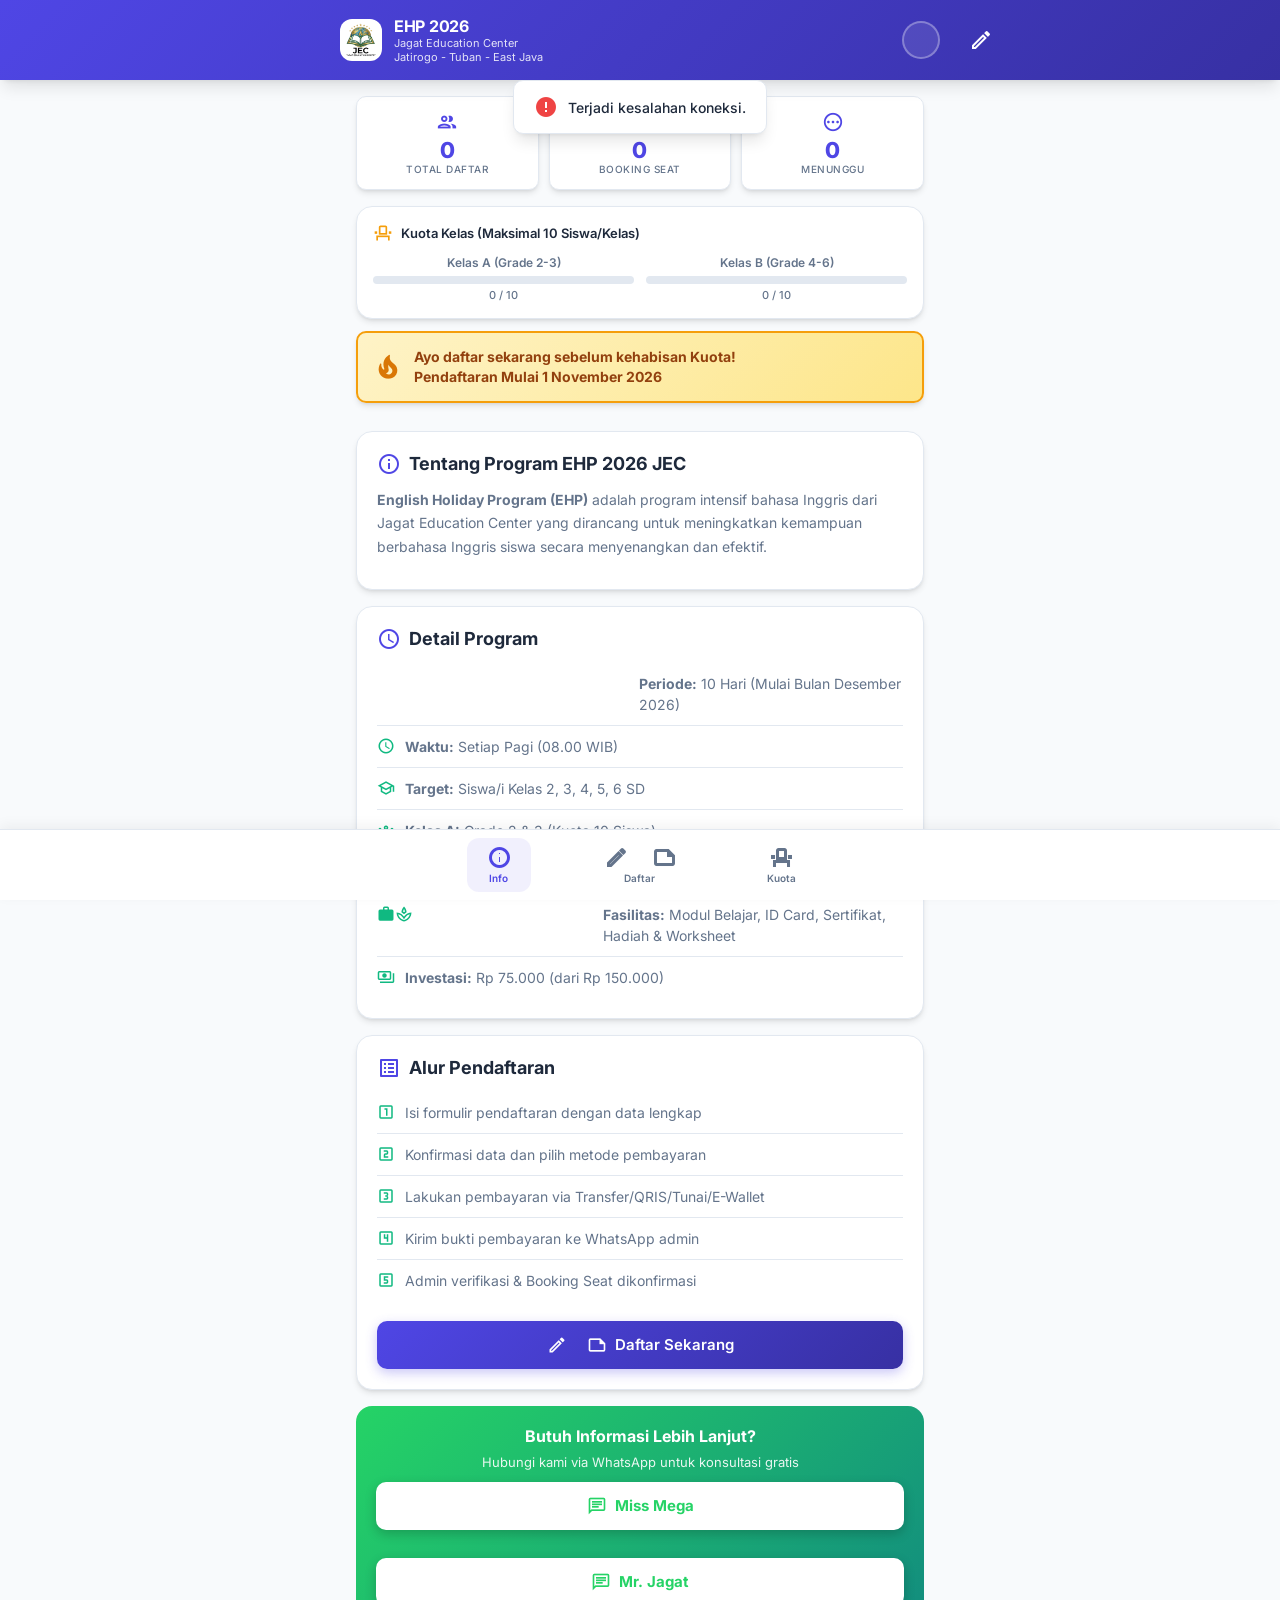
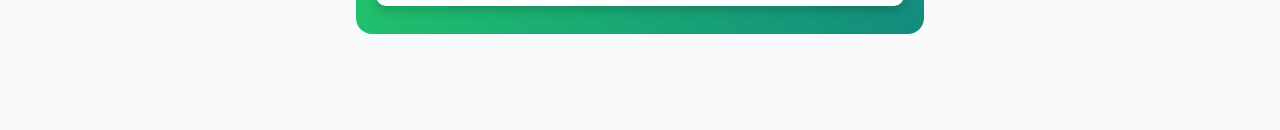
<file: index.html>
<!DOCTYPE html>
<html lang="id">
<head>
    <meta charset="UTF-8">
    <meta name="viewport" content="width=device-width, initial-scale=1.0, maximum-scale=1.0, user-scalable=no">
    
    <!-- Primary Meta Tags -->
    <title>EHP 2026 - English Holiday Program | Jagat Education Center Jatirogo</title>
    <meta name="title" content="EHP 2026 - English Holiday Program | Jagat Education Center Jatirogo">
    <meta name="description" content="English Holiday Program (EHP) 2026 oleh Jagat Education Center (JEC) Jatirogo. Program intensif belajar bahasa Inggris yang seru, efektif, dan terjangkau untuk siswa SD kelas 2-6. Kuota terbatas, amankan seat sekarang!">
    <meta name="keywords" content="EHP 2026, English Holiday Program, Jagat Education Center, JEC Jatirogo, Kursus Bahasa Inggris Anak SD, Les Bahasa Inggris Tuban, Jawa Timur">
    <meta name="author" content="Jagat Education Center">
    <meta name="robots" content="index, follow">
    <meta name="theme-color" content="#4F46E5">

    <!-- Favicon -->
    <link rel="icon" type="image/x-icon" href="https://cdn.jsdelivr.net/gh/caksup/s@HEAD/metadata/favicon.ico">
    <link rel="apple-touch-icon" href="https://cdn.jsdelivr.net/gh/caksup/s@HEAD/metadata/favicon.ico">

    <!-- Open Graph / Facebook / WhatsApp -->
    <meta property="og:type" content="website">
    <meta property="og:url" content="https://jagatec.biz.id/ehp">
    <meta property="og:title" content="EHP 2026 - English Holiday Program | JEC Jatirogo">
    <meta property="og:description" content="Program bahasa Inggris liburan sekolah yang seru dan efektif untuk siswa SD kelas 2-6 di JEC Jatirogo. Kuota terbatas hanya 10 siswa per kelas! Daftar sekarang sebelum kehabisan.">
    <meta property="og:image" content="https://cdn.jsdelivr.net/gh/caksup/ehp@HEAD/ehp-2026.png">
    <meta property="og:site_name" content="Jagat Education Center">
    <meta property="og:locale" content="id_ID">

    <!-- Twitter -->
    <meta property="twitter:card" content="summary_large_image">
    <meta property="twitter:url" content="https://jagatec.biz.id/ehp">
    <meta property="twitter:title" content="EHP 2026 - English Holiday Program | JEC Jatirogo">
    <meta property="twitter:description" content="Program bahasa Inggris yang seru dan efektif untuk siswa SD kelas 2-6 di JEC Jatirogo. Kuota terbatas, daftar sekarang!">
    <meta property="twitter:image" content="https://cdn.jsdelivr.net/gh/caksup/ehp@HEAD/ehp-2026.png">

    <!-- Styles & Fonts -->
    <link rel="stylesheet" href="style.css">
    <link href="https://fonts.googleapis.com/icon?family=Material+Icons|Material+Icons+Outlined" rel="stylesheet">
    <link href="https://fonts.googleapis.com/css2?family=Inter:wght@300;400;500;600;700;800&display=swap" rel="stylesheet">
</head>
<body>
    <!-- Toast Notification -->
    <div class="toast" id="toast">
        <span class="material-icons-outlined" id="toastIcon">check_circle</span>
        <span id="toastMessage"></span>
    </div>

    <!-- Header -->
    <header class="header animate-slide-down">
        <div class="header-content">
            <div class="logo-section">
                <img src="logo_jec.webp" alt="JEC Logo" class="logo" onerror="this.src='https://via.placeholder.com/42x42/4F46E5/FFFFFF?text=JEC'">
                <div class="logo-text">
                    <h1>
                        EHP 2026
                        <div class="header-loading" id="headerLoading">
                            <div class="mini-spinner"></div>
                            <span>Loading data...</span>
                        </div>
                    </h1>
                    <span>Jagat Education Center</span>
                    <span>Jatirogo - Tuban - East Java</span>
                </div>
            </div>
            <button class="theme-toggle" onclick="toggleTheme()" aria-label="Toggle Theme">
                <span class="material-icons-outlined" id="themeIcon">dark_mode</span>
            </button>
        </div>
    </header>

    <!-- Stats Banner -->
    <div class="stats-banner animate-fade-in" id="statsBanner">
        <div class="stats-grid">
            <div class="stat-card"><span class="material-icons-outlined">group</span><div class="stat-number" id="statTotal">0</div><div class="stat-label">Total Daftar</div></div>
            <div class="stat-card"><span class="material-icons-outlined">verified</span><div class="stat-number" id="statPaid">0</div><div class="stat-label">Booking Seat</div></div>
            <div class="stat-card"><span class="material-icons-outlined">pending</span><div class="stat-number" id="statUnpaid">0</div><div class="stat-label">Menunggu</div></div>
        </div>
    </div>

    <!-- Quota Section -->
    <div class="quota-section animate-fade-in" id="quotaSection">
        <div class="quota-card">
            <div class="quota-title"><span class="material-icons-outlined">event_seat</span> Kuota Kelas (Maksimal 10 Siswa/Kelas)</div>
            <div class="quota-bars">
                <div class="quota-item">
                    <div class="quota-item-label">Kelas A (Grade 2-3)</div>
                    <div class="quota-bar"><div class="quota-bar-fill" id="quotaBarA" style="width: 0%"></div></div>
                    <div class="quota-text" id="quotaTextA">0 / 10</div>
                </div>
                <div class="quota-item">
                    <div class="quota-item-label">Kelas B (Grade 4-6)</div>
                    <div class="quota-bar"><div class="quota-bar-fill" id="quotaBarB" style="width: 0%"></div></div>
                    <div class="quota-text" id="quotaTextB">0 / 10</div>
                </div>
            </div>
        </div>
    </div>

    <!-- Urgency Banner -->
    <div class="urgency-banner animate-fade-in" id="urgencyBanner">
        <div class="urgency-content">
            <span class="material-icons-outlined">local_fire_department</span>
            <div class="urgency-text">Ayo daftar sekarang sebelum kehabisan Kuota!<br/>Pendaftaran Mulai 1 November 2026</div>
        </div>
    </div>

    <!-- Main Content -->
    <main class="main-content">
        <!-- Page: Info -->
        <div class="page active" id="pageInfo">
            <div class="info-section animate-slide-up">
                <h2><span class="material-icons-outlined">info</span> Tentang Program EHP 2026 JEC</h2>
                <p><strong>English Holiday Program (EHP)</strong> adalah program intensif bahasa Inggris dari Jagat Education Center yang dirancang untuk meningkatkan kemampuan berbahasa Inggris siswa secara menyenangkan dan efektif.</p>
            </div>
            
            <div class="info-section animate-slide-up" style="animation-delay: 0.1s;">
                <h2><span class="material-icons-outlined">schedule</span> Detail Program</h2>
                <ul class="info-list">
                    <li><span class="material-icons-outlined">calendar_month</span><div><strong>Periode:</strong> 10 Hari (Mulai Bulan Desember 2026)</div></li>
                    <li><span class="material-icons-outlined">access_time</span><div><strong>Waktu:</strong> Setiap Pagi (08.00 WIB)</div></li>
                    <li><span class="material-icons-outlined">school</span><div><strong>Target:</strong> Siswa/i Kelas 2, 3, 4, 5, 6 SD</div></li>
                    <li><span class="material-icons-outlined">groups</span><div><strong>Kelas A:</strong> Grade 2 & 3 (Kuota 10 Siswa)</div></li>
                    <li><span class="material-icons-outlined">groups</span><div><strong>Kelas B:</strong> Grade 4, 5 & 6 (Kuota 10 Siswa)</div></li>
                    <li><span class="material-icons-outlined">workspace_premium</span><div><strong>Fasilitas:</strong> Modul Belajar, ID Card, Sertifikat, Hadiah & Worksheet</div></li>
                    <li><span class="material-icons-outlined">payments</span><div><strong>Investasi:</strong> Rp 75.000 (dari Rp 150.000)</div></li>
                </ul>
            </div>
            
            <div class="info-section animate-slide-up" style="animation-delay: 0.2s;">
                <h2><span class="material-icons-outlined">list_alt</span> Alur Pendaftaran</h2>
                <ul class="info-list">
                    <li><span class="material-icons-outlined">looks_one</span><div>Isi formulir pendaftaran dengan data lengkap</div></li>
                    <li><span class="material-icons-outlined">looks_two</span><div>Konfirmasi data dan pilih metode pembayaran</div></li>
                    <li><span class="material-icons-outlined">looks_3</span><div>Lakukan pembayaran via Transfer/QRIS/Tunai/E-Wallet</div></li>
                    <li><span class="material-icons-outlined">looks_4</span><div>Kirim bukti pembayaran ke WhatsApp admin</div></li>
                    <li><span class="material-icons-outlined">looks_5</span><div>Admin verifikasi & Booking Seat dikonfirmasi</div></li>
                </ul>
                <div style="margin-top: 20px;">
                    <button class="btn btn-primary pulse-animation" onclick="navigateTo('pageForm', document.querySelector('[data-page=pageForm]'))">
                        <span class="material-icons-outlined">edit_note</span> Daftar Sekarang
                    </button>
                </div>
            </div>
            
            <div class="contact-section animate-slide-up" style="animation-delay: 0.3s;">
                <h3>Butuh Informasi Lebih Lanjut?</h3>
                <p>Hubungi kami via WhatsApp untuk konsultasi gratis</p>
                <a href="https://wa.me/6282246283874?text=Halo%20JEC,%20saya%20ingin%20bertanya%20tentang%20program%20EHP" class="btn btn-wa" target="_blank">
                    <span class="material-icons-outlined">chat</span> Miss Mega
                </a><br/><br/>
                <a href="https://wa.me/6285335913758?text=Halo%20JEC,%20saya%20ingin%20bertanya%20tentang%20program%20EHP" class="btn btn-wa" target="_blank">
                    <span class="material-icons-outlined">chat</span> Mr. Jagat
                </a>
            </div>
        </div>

        <!-- Page: Form -->
        <div class="page" id="pageForm">
            <div class="form-card animate-slide-up">
                <h2 class="form-title">Formulir Pendaftaran</h2>
                <p class="form-subtitle">Lengkapi data berikut untuk mendaftar program EHP</p>
                <form id="registrationForm" onsubmit="handleSubmit(event)">
                    <div class="form-group">
                        <label>Nama Lengkap Siswa <span class="required">*</span></label>
                        <div class="input-wrapper"><span class="material-icons-outlined">person</span><input type="text" class="form-control" id="namaLengkap" placeholder="Masukkan nama lengkap siswa" required></div>
                    </div>
                    
                    <!-- BARU: Jenis Kelamin -->
                    <div class="form-group">
                        <label>Jenis Kelamin <span class="required">*</span></label>
                        <div class="input-wrapper">
                            <span class="material-icons-outlined">wc</span>
                            <select class="form-control" id="jenisKelamin" required>
                                <option value="">-- Pilih Jenis Kelamin --</option>
                                <option value="L">Laki-laki</option>
                                <option value="P">Perempuan</option>
                            </select>
                        </div>
                    </div>
                    
                    <div class="input-row">
                        <div class="form-group">
                            <label>Tempat Lahir <span class="required">*</span></label>
                            <div class="input-wrapper"><span class="material-icons-outlined">place</span><input type="text" class="form-control" id="tempat" placeholder="Kota" required></div>
                        </div>
                        <div class="form-group">
                            <label>Tanggal Lahir <span class="required">*</span></label>
                            <div class="input-wrapper"><span class="material-icons-outlined">calendar_today</span><input type="date" class="form-control" id="tanggalLahir" required></div>
                        </div>
                    </div>
                    <div class="form-group">
                        <label>Pilih Kelas <span class="required">*</span></label>
                        <div class="input-wrapper">
                            <span class="material-icons-outlined">class</span>
                            <select class="form-control" id="kelasAsli" required>
                                <option value="">-- Pilih Kelas --</option>
                                <option value="2">Kelas 2 SD</option>
                                <option value="3">Kelas 3 SD</option>
                                <option value="4">Kelas 4 SD</option>
                                <option value="5">Kelas 5 SD</option>
                                <option value="6">Kelas 6 SD</option>
                            </select>
                        </div>
                        <div class="class-mapping-info"><span class="material-icons-outlined">info</span><span>Kelas 2 & 3 → <strong>Kelas A</strong> | Kelas 4, 5 & 6 → <strong>Kelas B</strong></span></div>
                    </div>
                    <div class="form-group">
                        <label>Asal Sekolah <span class="required">*</span></label>
                        <div class="input-wrapper"><span class="material-icons-outlined">school</span><input type="text" class="form-control" id="asalSekolah" placeholder="Nama sekolah" required></div>
                    </div>
                    <div class="form-group">
                        <label>Alamat <span class="required">*</span></label>
                        <div class="input-wrapper"><span class="material-icons-outlined">home</span><textarea class="form-control" id="alamat" placeholder="Alamat lengkap" required></textarea></div>
                    </div>
                    <div class="form-group">
                        <label>Nama Orang Tua / Wali <span class="required">*</span></label>
                        <div class="input-wrapper"><span class="material-icons-outlined">family_restroom</span><input type="text" class="form-control" id="namaOrtu" placeholder="Nama orang tua / wali" required></div>
                    </div>
                    <div class="form-group">
                        <label>Nomor HP / WhatsApp <span class="required">*</span></label>
                        <div class="input-wrapper"><span class="material-icons-outlined">phone</span><input type="tel" class="form-control" id="nomorHP" placeholder="08xxxxxxxxxx" required></div>
                    </div>
                    <button type="submit" class="btn btn-primary"><span class="material-icons-outlined">send</span> Kirim Pendaftaran</button>
                </form>
            </div>
        </div>

        <!-- Page: Confirmation (fallback) -->
        <div class="page" id="pageConfirm">
            <div class="confirm-card animate-scale-in">
                <div class="confirm-icon"><span class="material-icons-outlined">check_circle</span></div>
                <h2 class="confirm-title">Pendaftaran Berhasil! 🎉</h2>
                <p class="confirm-text">Data Anda telah tercatat. Silakan pilih metode pembayaran untuk menyelesaikan pendaftaran.</p>
                <div class="confirm-details" id="confirmDetails"></div>
                <div class="payment-section">
                    <h3 class="payment-title">Pilih Metode Pembayaran</h3>
                    <div class="payment-options">
                        <div class="payment-option" data-method="transfer" onclick="selectPayment(this)"><span class="material-icons-outlined">account_balance</span><div class="payment-option-label">Transfer Bank</div></div>
                        <div class="payment-option" data-method="qris" onclick="selectPayment(this)"><span class="material-icons-outlined">qr_code</span><div class="payment-option-label">QRIS</div></div>
                        <div class="payment-option" data-method="cash" onclick="selectPayment(this)"><span class="material-icons-outlined">payments</span><div class="payment-option-label">Tunai</div></div>
                        <div class="payment-option" data-method="ewallet" onclick="selectPayment(this)"><span class="material-icons-outlined">wallet</span><div class="payment-option-label">E-Wallet</div></div>
                    </div>
                    <button class="btn btn-success" onclick="redirectToWA()"><span class="material-icons-outlined">chat</span> Konfirmasi via WhatsApp</button>
                </div>
            </div>
        </div>

        <!-- Page: Quota -->
        <div class="page" id="pageQuota">
            <div class="info-section animate-slide-up">
                <h2><span class="material-icons-outlined">event_seat</span> Booking Seat - Kelas A (Grade 2-3)</h2>
                <div class="seat-list" id="seatListA"><div class="empty-state"><span class="material-icons-outlined">event_busy</span><p>Memuat data...</p></div></div>
            </div>
            <div class="info-section animate-slide-up" style="animation-delay: 0.1s;">
                <h2><span class="material-icons-outlined">event_seat</span> Booking Seat - Kelas B (Grade 4-6)</h2>
                <div class="seat-list" id="seatListB"><div class="empty-state"><span class="material-icons-outlined">event_busy</span><p>Memuat data...</p></div></div>
            </div>
        </div>

        <!-- Page: Admin -->
        <div class="page" id="pageAdmin">
            <div id="adminLogin" class="admin-login animate-scale-in">
                <div class="form-card" style="text-align: center;">
                    <div class="confirm-icon" style="background: linear-gradient(135deg, rgba(79,70,229,0.1), rgba(79,70,229,0.05));"><span class="material-icons-outlined">admin_panel_settings</span></div>
                    <h2 class="form-title">Panel Admin</h2>
                    <p class="form-subtitle">Masukkan PIN untuk mengakses panel</p>
                    <div class="form-group" style="margin-top: 20px;">
                        <div class="input-wrapper"><span class="material-icons-outlined">lock</span><input type="password" class="form-control admin-pin-input" id="adminPin" maxlength="6" placeholder="••••" inputmode="numeric"></div>
                    </div>
                    <button class="btn btn-primary" onclick="verifyAdminPin()"><span class="material-icons-outlined">login</span> Masuk</button>
                </div>
            </div>
            <div id="adminDashboard" style="display: none;">
                <!-- Section 1: Data Pendaftar (Ringkasan) -->
                <div class="info-section animate-slide-up">
                    <div style="display: flex; justify-content: space-between; align-items: center; margin-bottom: 16px;">
                        <h2 style="margin: 0;"><span class="material-icons-outlined">dashboard</span> Data Pendaftar</h2>
                        <button class="btn btn-outline btn-sm" onclick="adminLogout()" style="width: auto; padding: 8px 12px;"><span class="material-icons-outlined" style="font-size: 16px;">logout</span></button>
                    </div>
                    <div class="admin-table-wrapper">
                        <table class="admin-table">
                            <thead><tr><th>No</th><th>Nama</th><th>JK</th><th>Kelas</th><th>Grup</th><th>HP</th><th>Status</th><th>Aksi</th></tr></thead>
                            <tbody id="adminTableBody"><tr><td colspan="8" style="text-align: center; padding: 30px;">Memuat data...</td></tr></tbody>
                        </table>
                    </div>
                </div>

                <!-- BARU: Section 2 - Tabel Lengkap -->
                <div class="info-section animate-slide-up" style="margin-top: 16px;">
                    <h2 style="margin-bottom: 16px;"><span class="material-icons-outlined">table_chart</span> Tabel Lengkap Pendaftar</h2>
                    <p style="font-size: 12px; color: var(--text-secondary); margin-bottom: 12px;">Data detail seluruh pendaftar (scroll horizontal untuk melihat semua kolom)</p>
                    <div class="admin-table-wrapper" style="overflow-x: auto;">
                        <table class="admin-table" id="fullDataTable" style="min-width: 1200px;">
                            <thead>
                                <tr>
                                    <th>No</th>
                                    <th>ID</th>
                                    <th>Tgl Daftar</th>
                                    <th>Nama Siswa</th>
                                    <th>JK</th>
                                    <th>TTL</th>
                                    <th>Kelas</th>
                                    <th>Grup</th>
                                    <th>Asal Sekolah</th>
                                    <th>Alamat</th>
                                    <th>Nama Ortu</th>
                                    <th>No. HP</th>
                                    <th>Status</th>
                                    <th>Metode Bayar</th>
                                </tr>
                            </thead>
                            <tbody id="fullDataTableBody">
                                <tr><td colspan="14" style="text-align: center; padding: 30px;">Memuat data...</td></tr>
                            </tbody>
                        </table>
                    </div>
                </div>
            </div>
        </div>
    </main>

    <!-- Modal Konfirmasi Pembayaran -->
    <div class="modal-overlay" id="paymentModal">
        <div class="modal-content animate-scale-in">
            <div class="modal-header">
                <h3><span class="material-icons-outlined">check_circle</span> Pendaftaran Berhasil!</h3>
                <button class="modal-close" onclick="closePaymentModal()"><span class="material-icons-outlined">close</span></button>
            </div>
            <div class="modal-body">
                <p class="modal-text">Data Anda telah tersimpan. Silakan pilih metode pembayaran untuk melanjutkan:</p>
                <div class="payment-options">
                    <div class="payment-option" data-method="transfer" onclick="selectPayment(this)">
                        <span class="material-icons-outlined">account_balance</span>
                        <div class="payment-option-label">Transfer Bank</div>
                    </div>
                    <div class="payment-option" data-method="cash" onclick="selectPayment(this)">
                        <span class="material-icons-outlined">payments</span>
                        <div class="payment-option-label">Tunai</div>
                    </div>
                    <div class="payment-option" data-method="ewallet" onclick="selectPayment(this)">
                        <span class="material-icons-outlined">wallet</span>
                        <div class="payment-option-label">E-Wallet</div>
                    </div>
                </div>
                <button class="btn btn-success" onclick="sendWAFromModal()">
                    <span class="material-icons-outlined">chat</span> Konfirmasi via WhatsApp
                </button>
            </div>
        </div>
    </div>

    <!-- Bottom Navigation -->
    <nav class="bottom-nav animate-slide-up">
        <div class="nav-items">
            <div class="nav-item active" data-page="pageInfo" onclick="navigateTo('pageInfo', this)"><span class="material-icons-outlined">info</span><span>Info</span></div>
            <div class="nav-item" data-page="pageForm" onclick="navigateTo('pageForm', this)"><span class="material-icons-outlined">edit_note</span><span>Daftar</span></div>
            <div class="nav-item" data-page="pageQuota" onclick="navigateTo('pageQuota', this)"><span class="material-icons-outlined">event_seat</span><span>Kuota</span></div>
        </div>
    </nav>

    <script src="app.js"></script>
    <script src="traffic.js"></script>
</body>
</html>
</file>
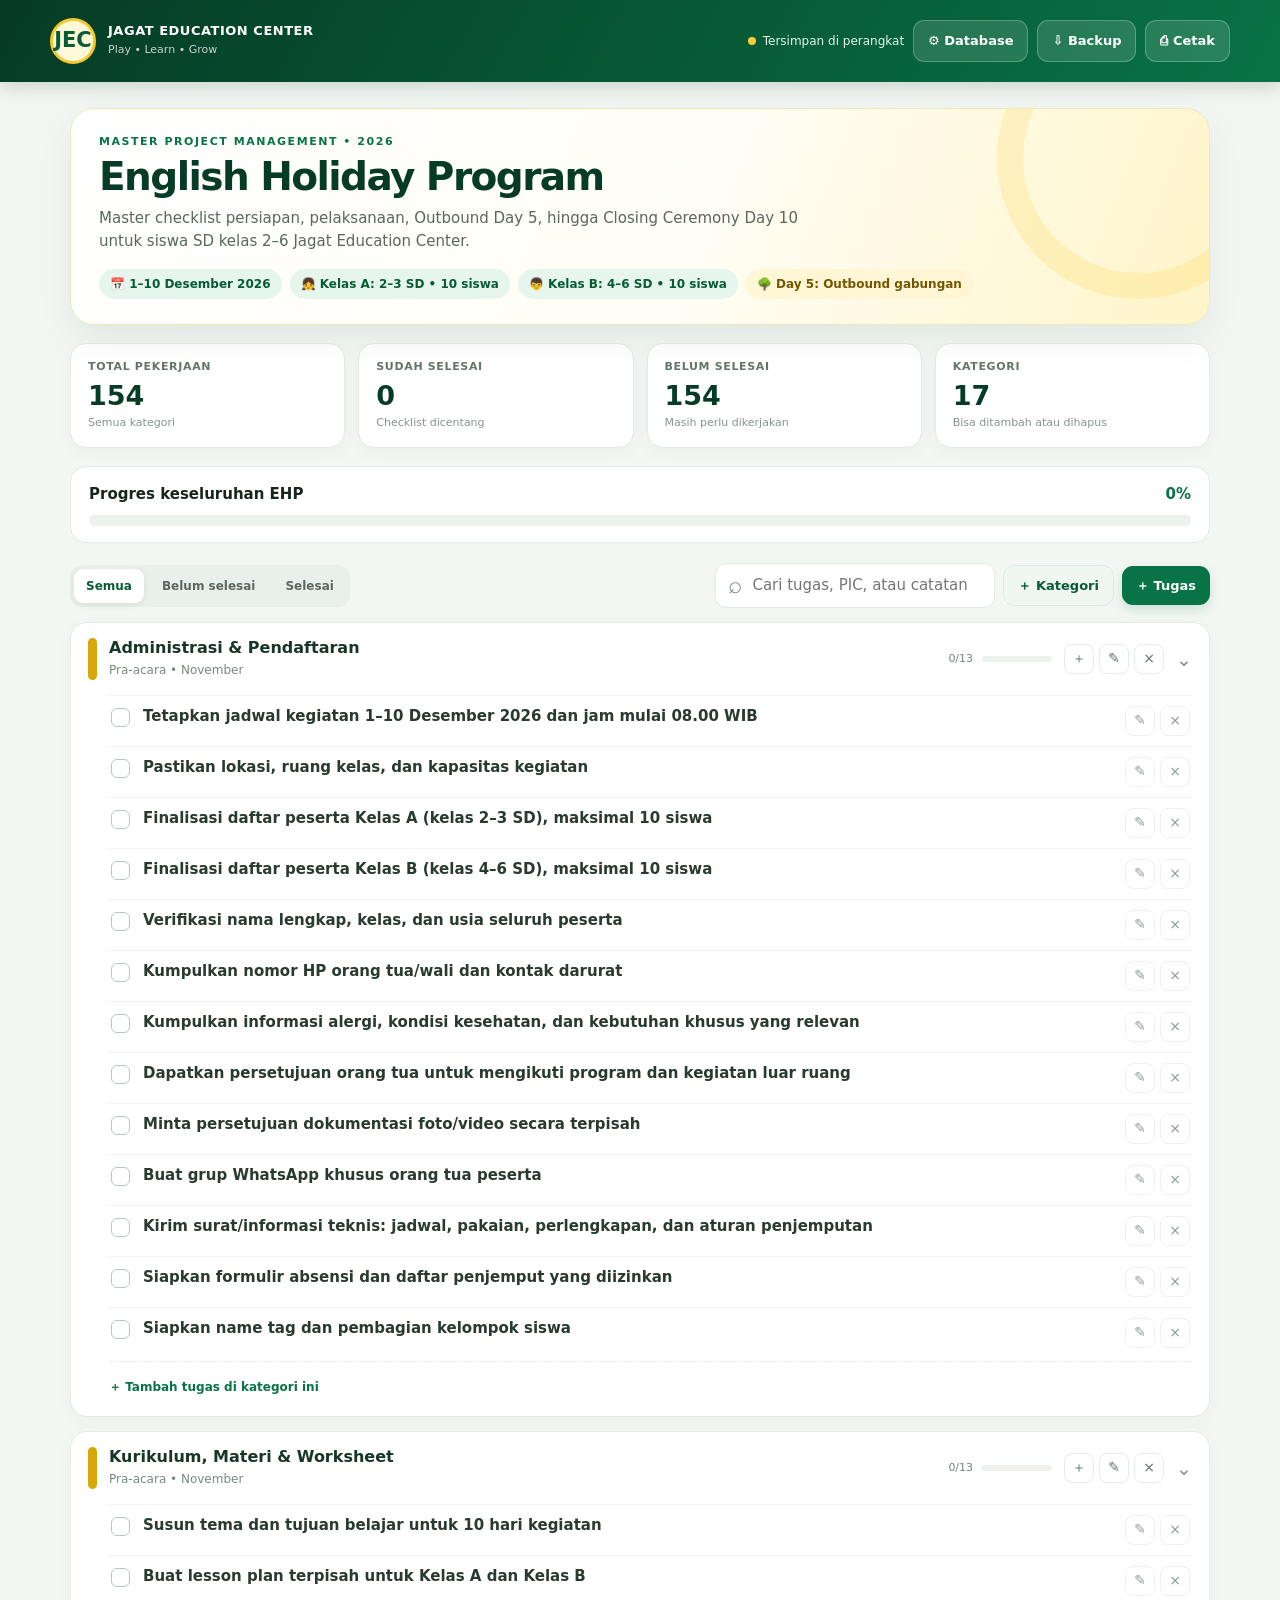
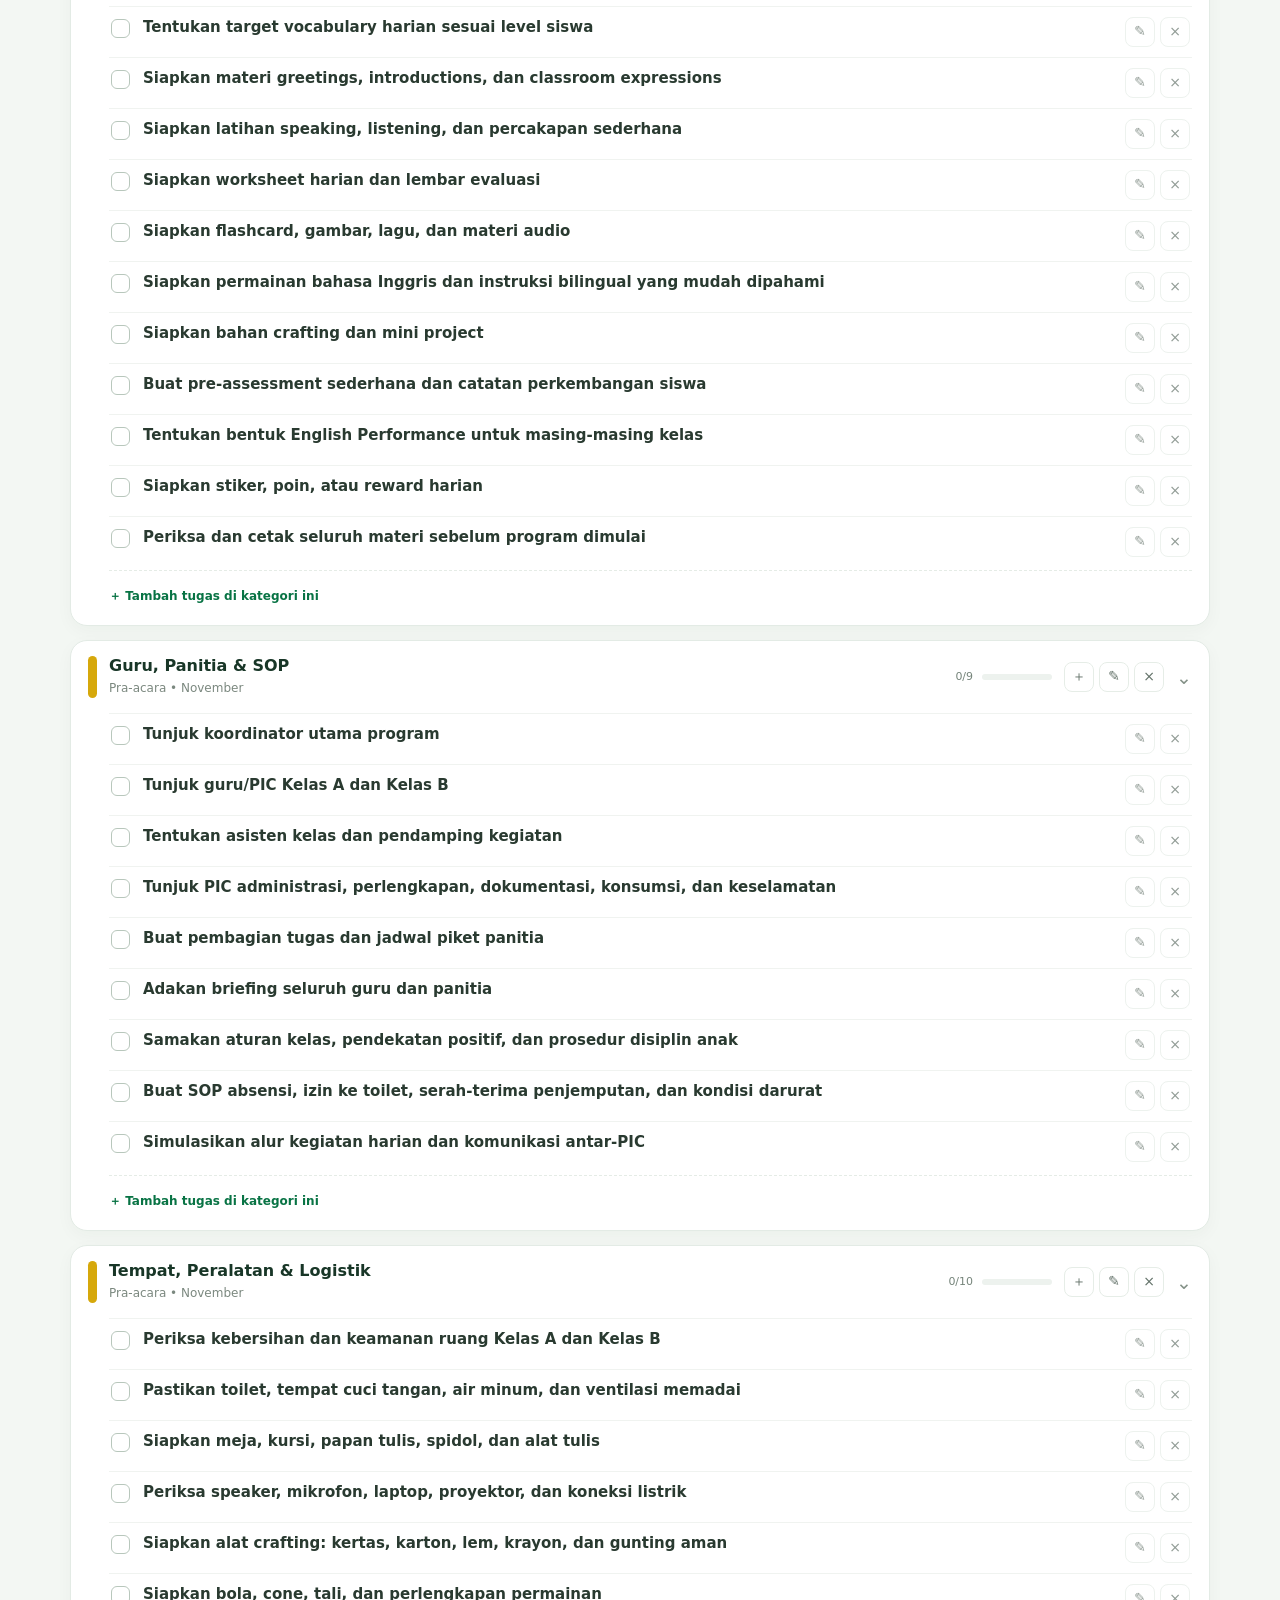
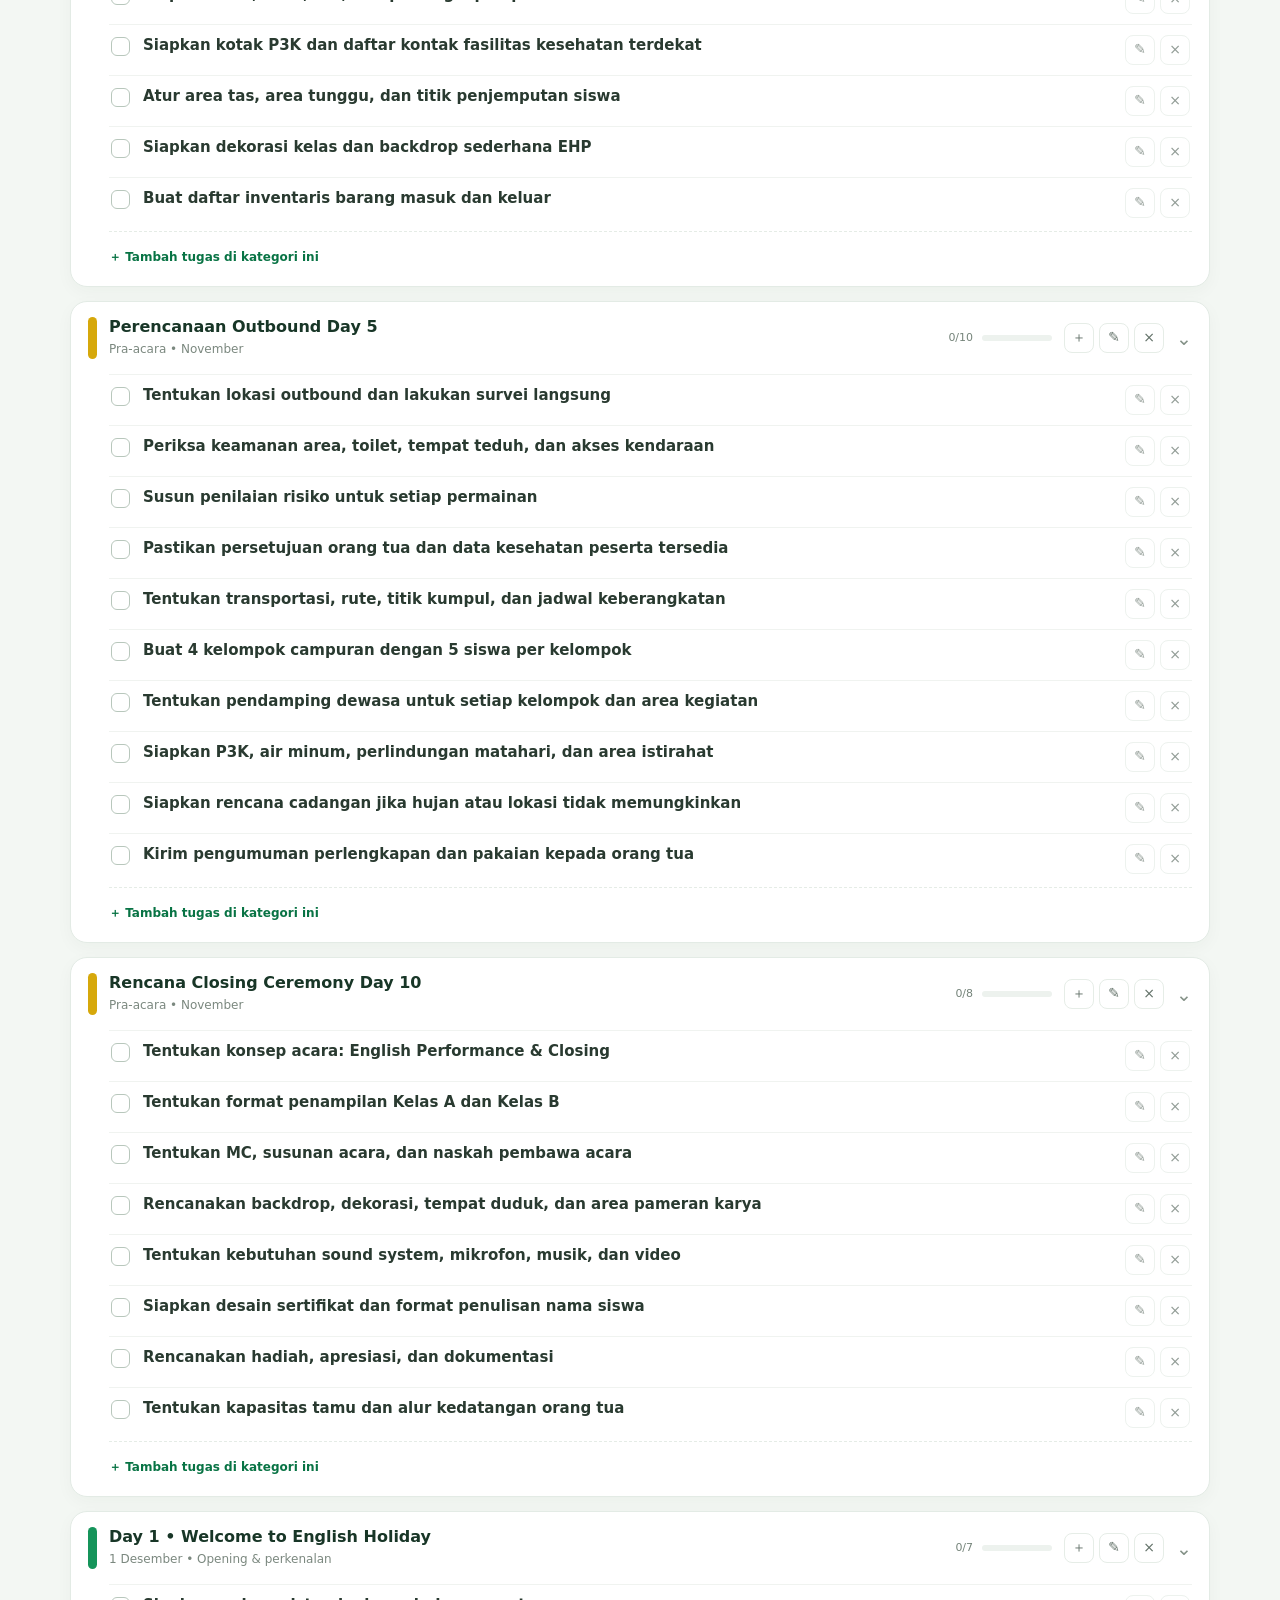
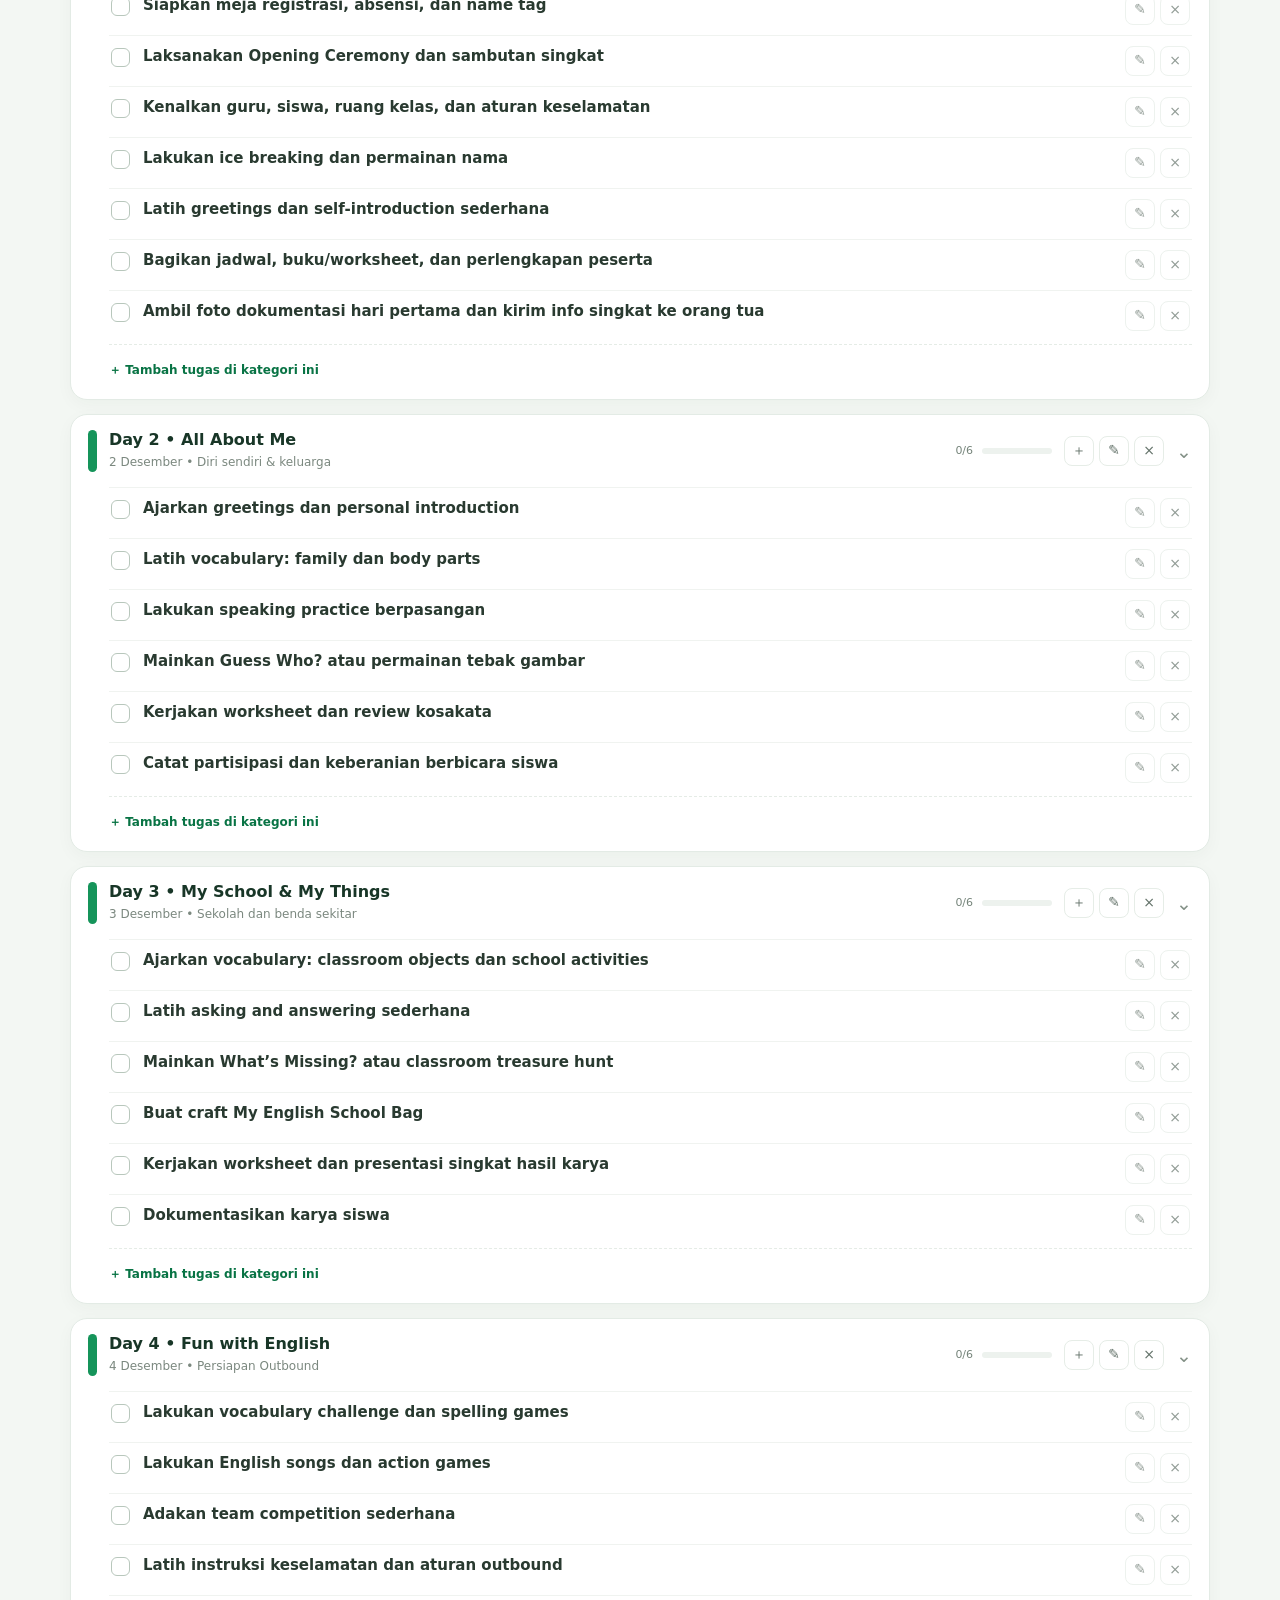
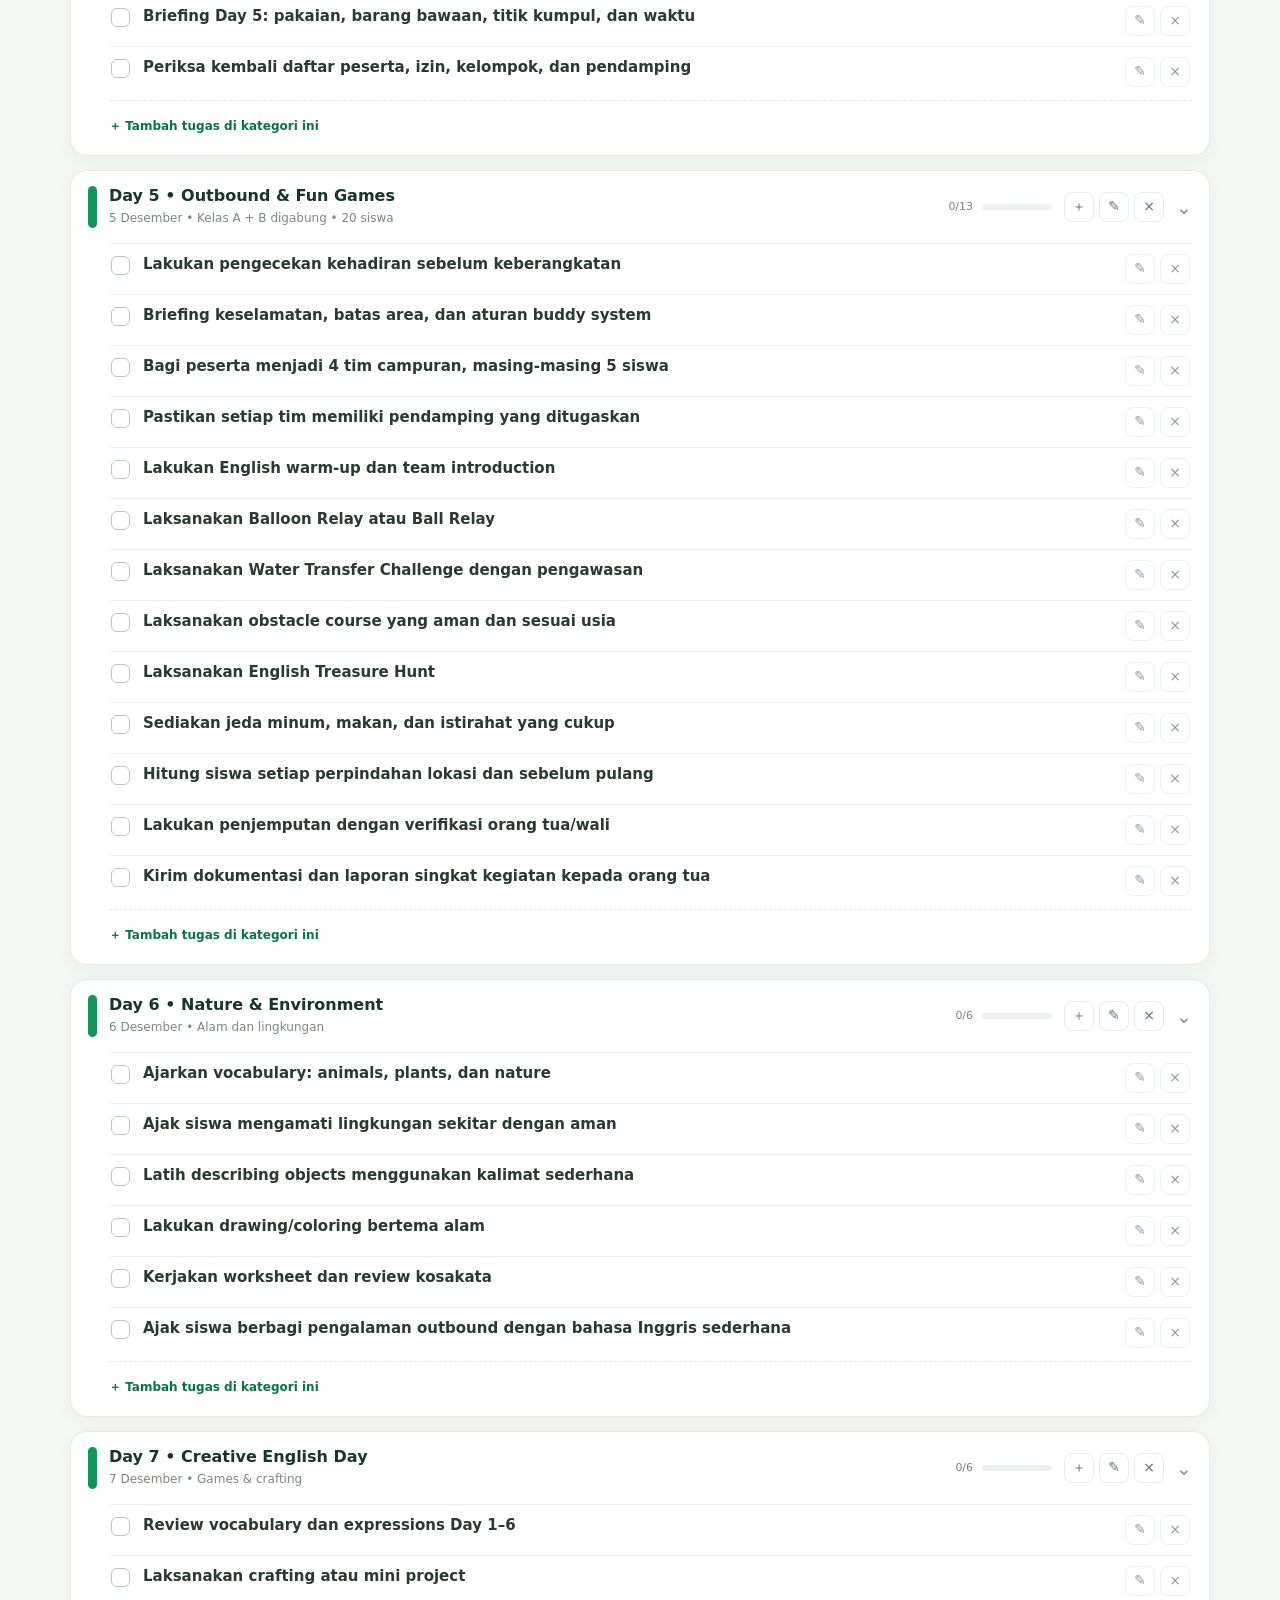
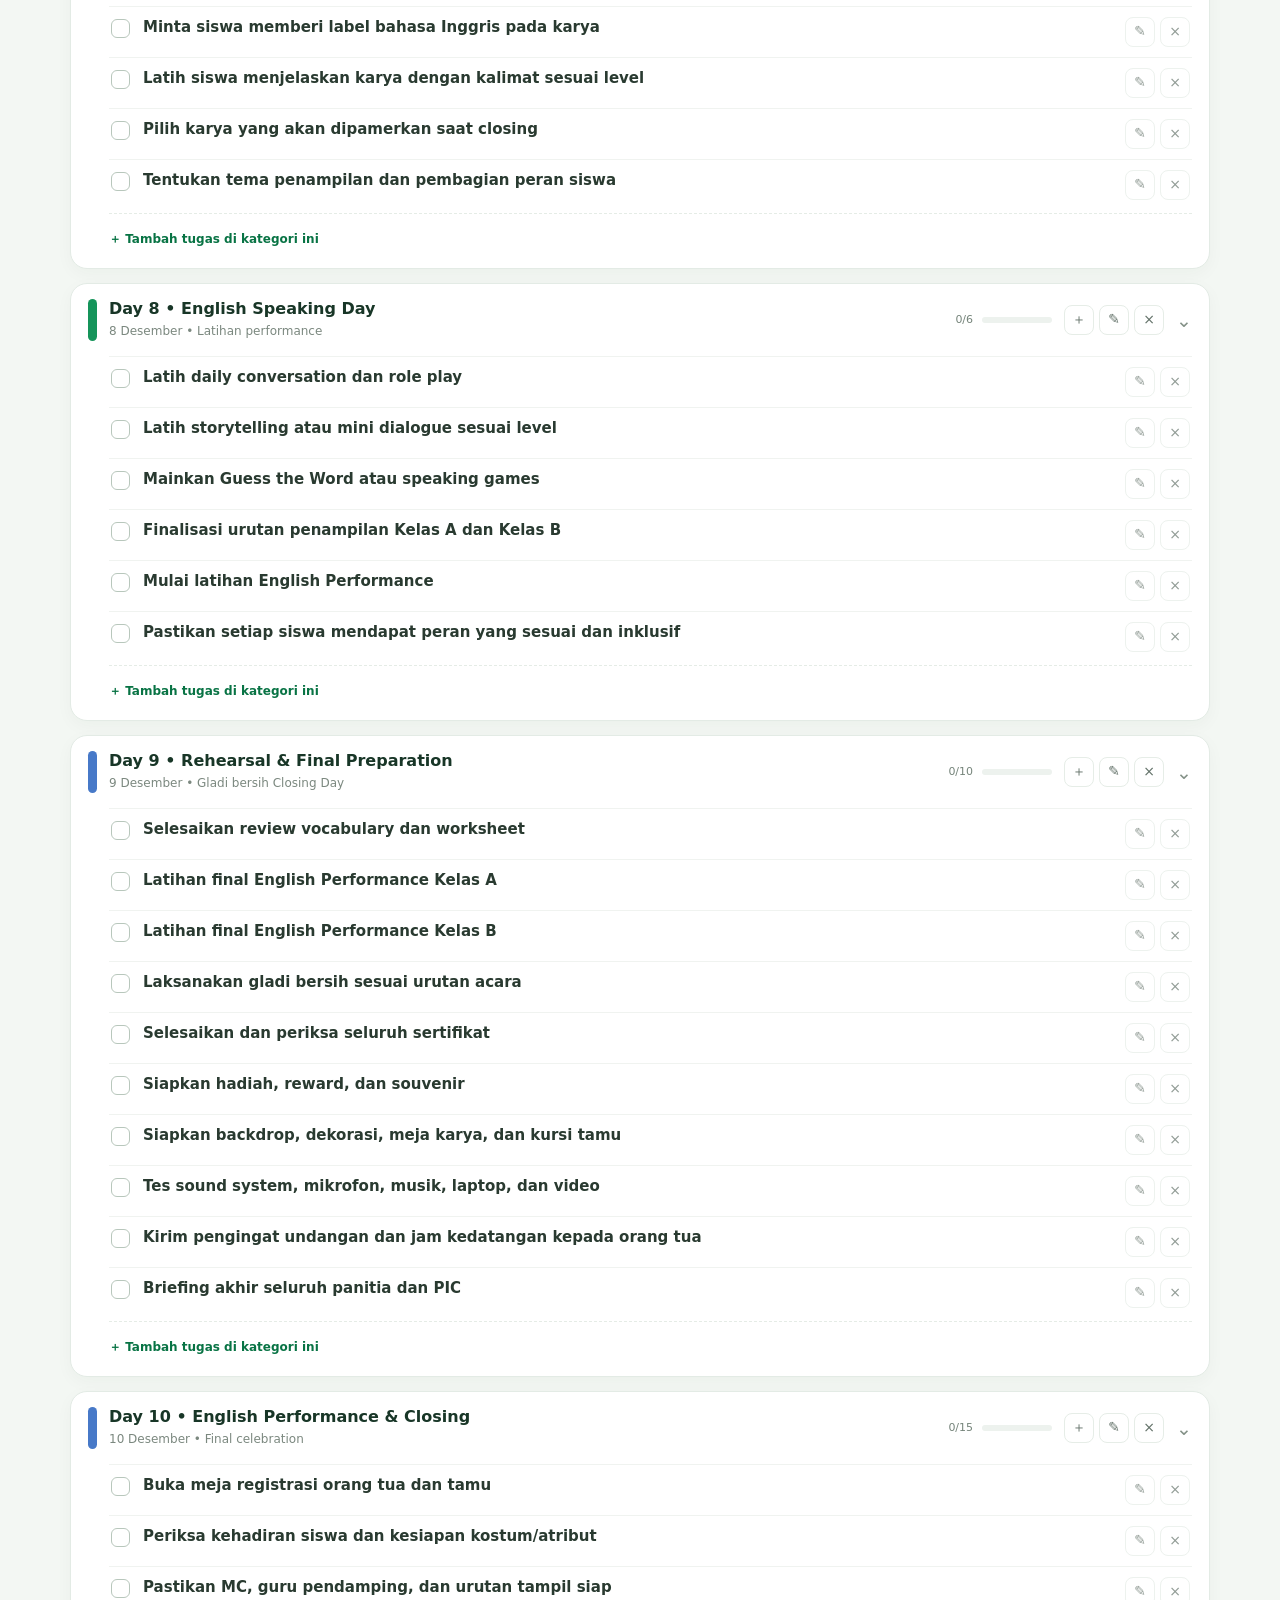
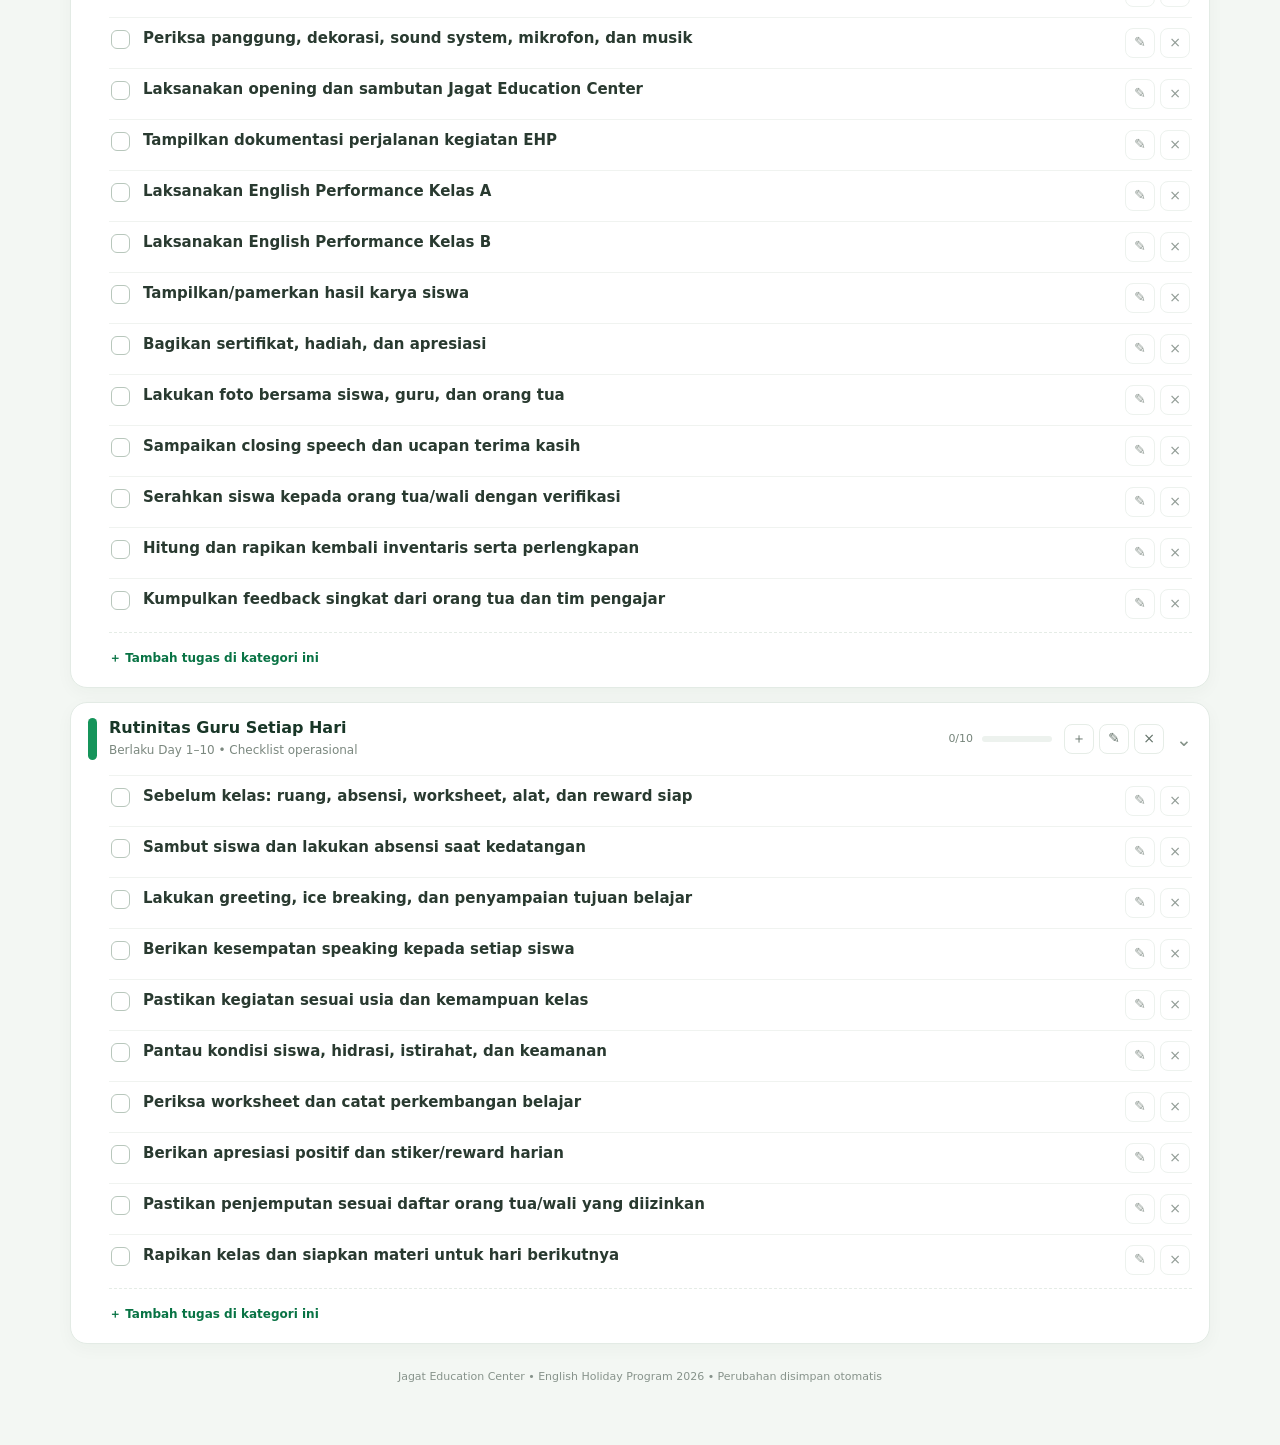
<file: cl.html>
<!doctype html>
<html lang="id">
<head>
  <meta charset="utf-8">
  <meta name="viewport" content="width=device-width, initial-scale=1">
  <meta name="theme-color" content="#075b35">
  <meta name="description" content="Master checklist English Holiday Program Jagat Education Center 2026">
  <title>Master Checklist EHP 2026 | Jagat Education Center</title>
  <style>
    :root {
      --green-950:#063b25; --green-900:#075b35; --green-800:#087344; --green-700:#15945a;
      --green-100:#e7f6ec; --green-50:#f3fbf5; --yellow:#f7c928; --yellow-100:#fff6d5;
      --ink:#17251d; --muted:#66756b; --line:#e3ebe5; --paper:#ffffff; --bg:#f3f7f3;
      --red:#d94a44; --shadow:0 14px 34px rgba(6,59,37,.08); --radius:18px;
    }
    *{box-sizing:border-box}
    body{margin:0;background:var(--bg);color:var(--ink);font:15px/1.5 Inter,ui-sans-serif,system-ui,-apple-system,"Segoe UI",Roboto,Arial,sans-serif}
    button,input,select,textarea{font:inherit}
    button{cursor:pointer}
    .topbar{background:linear-gradient(120deg,var(--green-950),var(--green-800));color:white;padding:18px 22px;box-shadow:0 5px 18px rgba(3,48,28,.18)}
    .topbar-inner{max-width:1180px;margin:auto;display:flex;align-items:center;justify-content:space-between;gap:18px}
    .brand{display:flex;align-items:center;gap:12px;min-width:0}
    .brand-mark{height:46px;width:46px;border-radius:50%;background:#fff8d9;color:var(--green-900);display:grid;place-items:center;font-weight:900;font-size:21px;border:3px solid var(--yellow);flex:none}
    .brand-name{font-weight:900;letter-spacing:.04em;font-size:13px;line-height:1.2}
    .brand-sub{opacity:.78;font-size:11px;margin-top:3px}
    .top-actions{display:flex;align-items:center;gap:9px;flex-wrap:wrap;justify-content:flex-end}
    .sync-status{font-size:12px;color:#e5f7e9;display:flex;align-items:center;gap:7px;white-space:nowrap}
    .status-dot{height:8px;width:8px;border-radius:50%;background:#f9ce3f;display:inline-block}
    .status-dot.ok{background:#73e29a}.status-dot.bad{background:#ff938b}
    .btn{border:0;border-radius:11px;padding:10px 14px;font-weight:750;font-size:13px;display:inline-flex;align-items:center;justify-content:center;gap:7px;transition:.15s ease;white-space:nowrap}
    .btn:hover{transform:translateY(-1px);filter:brightness(.98)}
    .btn-primary{background:var(--green-800);color:white;box-shadow:0 5px 12px rgba(8,115,68,.16)}
    .btn-yellow{background:var(--yellow);color:#283014}
    .btn-light{background:#f0f7f1;color:var(--green-900);border:1px solid #dcebe0}
    .btn-ghost{background:rgba(255,255,255,.13);color:white;border:1px solid rgba(255,255,255,.24)}
    .btn-danger{background:#fff0ef;color:#a62a27;border:1px solid #f6d4d1}
    .btn-small{padding:7px 10px;font-size:12px;border-radius:9px}
    main{max-width:1180px;margin:26px auto 60px;padding:0 20px}
    .hero{border-radius:24px;background:linear-gradient(112deg,#fff 0%,#fffdf4 56%,#fff5c9 100%);border:1px solid #f0e8bd;box-shadow:var(--shadow);padding:25px 28px;position:relative;overflow:hidden}
    .hero:after{content:"";position:absolute;width:230px;height:230px;right:-70px;top:-92px;border-radius:50%;border:26px solid rgba(247,201,40,.18);pointer-events:none}
    .eyebrow{color:var(--green-800);font-size:11px;font-weight:900;letter-spacing:.14em;text-transform:uppercase}
    h1{margin:5px 0 5px;font-size:clamp(27px,4vw,39px);line-height:1.1;letter-spacing:-.04em;color:var(--green-950)}
    .hero p{color:#59675d;margin:9px 0 0;max-width:710px}
    .hero-tags{display:flex;gap:8px;flex-wrap:wrap;margin-top:17px}
    .tag{border-radius:999px;padding:6px 11px;background:var(--green-100);color:var(--green-900);font-size:12px;font-weight:800}
    .tag.gold{background:var(--yellow-100);color:#725700}
    .summary{display:grid;grid-template-columns:repeat(4,1fr);gap:13px;margin:18px 0}
    .stat{background:white;border:1px solid var(--line);border-radius:16px;padding:15px 17px;box-shadow:0 5px 18px rgba(6,59,37,.035)}
    .stat-label{font-size:11px;color:var(--muted);font-weight:750;text-transform:uppercase;letter-spacing:.06em}
    .stat-value{font-size:27px;line-height:1.2;font-weight:900;color:var(--green-950);margin-top:4px}
    .stat-note{font-size:11px;color:#87938b;margin-top:3px}
    .progress-card{background:white;border:1px solid var(--line);border-radius:16px;padding:16px 18px;margin-bottom:18px}
    .progress-head{display:flex;justify-content:space-between;gap:12px;align-items:center;margin-bottom:10px;font-weight:850}
    .progress-head span:last-child{color:var(--green-800)}
    .progress-track{height:11px;border-radius:99px;background:#edf2ee;overflow:hidden}
    .progress-fill{height:100%;width:0;background:linear-gradient(90deg,#15945a,#7acb55);border-radius:99px;transition:width .25s ease}
    .toolbar{display:flex;align-items:center;justify-content:space-between;gap:12px;flex-wrap:wrap;margin:20px 0 14px}
    .filters{display:flex;gap:6px;padding:4px;background:#e9f0eb;border-radius:12px}
    .filter-btn{border:0;background:transparent;color:#59675d;padding:8px 12px;border-radius:9px;font-size:12px;font-weight:800}
    .filter-btn.active{background:white;color:var(--green-900);box-shadow:0 2px 7px rgba(0,0,0,.07)}
    .toolbar-right{display:flex;gap:8px;align-items:center;flex-wrap:wrap}
    .search{position:relative;min-width:min(280px,80vw)}
    .search input{width:100%;border:1px solid var(--line);border-radius:11px;background:white;padding:10px 13px 10px 36px;outline:none}
    .search:before{content:"⌕";position:absolute;left:13px;top:4px;color:#819087;font-size:24px}
    .section-list{display:grid;gap:14px}
    .section{background:white;border:1px solid var(--line);border-radius:17px;box-shadow:0 5px 17px rgba(6,59,37,.035);overflow:hidden}
    .section-head{padding:15px 17px;display:flex;align-items:center;gap:12px;cursor:pointer}
    .phase-mark{width:9px;align-self:stretch;min-height:42px;border-radius:9px;background:var(--green-700);flex:none}
    .phase-mark.pre{background:#d6a80b}.phase-mark.program{background:#15945a}.phase-mark.close{background:#4779c8}.phase-mark.custom{background:#9c68c7}
    .section-main{flex:1;min-width:0}
    .section-title{font-size:16px;font-weight:900;color:#183627;line-height:1.25}
    .section-sub{font-size:12px;color:#7b887f;margin-top:3px}
    .section-meta{display:flex;align-items:center;gap:9px;color:#75847a;font-size:11px;white-space:nowrap}
    .mini-progress{width:70px;height:6px;border-radius:9px;background:#edf2ee;overflow:hidden}
    .mini-progress span{display:block;height:100%;background:#3bb273;border-radius:9px}
    .section-chevron{font-size:19px;color:#849187;transition:transform .2s}
    .section.collapsed .section-chevron{transform:rotate(-90deg)}
    .section-actions{display:flex;gap:5px}
    .icon-btn{border:1px solid #e6ede7;background:#fff;color:#64736a;border-radius:8px;height:30px;min-width:30px;padding:0 7px;font-size:14px;display:grid;place-items:center}
    .icon-btn:hover{background:var(--green-50);color:var(--green-900)}
    .tasks{padding:0 17px 14px 38px}
    .task{display:grid;grid-template-columns:22px minmax(0,1fr) auto;gap:10px;align-items:start;padding:10px 2px;border-top:1px solid #f0f3f0}
    .task-check{appearance:none;width:19px;height:19px;border:1.7px solid #b8c7bc;border-radius:6px;margin:2px 0 0;cursor:pointer;position:relative;background:white}
    .task-check:checked{background:var(--green-700);border-color:var(--green-700)}
    .task-check:checked:after{content:"✓";position:absolute;color:white;font-size:14px;font-weight:900;left:3px;top:-2px}
    .task-title{font-weight:650;color:#293a30;line-height:1.4;cursor:pointer}
    .task.done .task-title{color:#8a978e;text-decoration:line-through}
    .task-notes{font-size:11px;color:#7e8a82;margin-top:3px;white-space:pre-wrap}
    .task-meta{display:flex;align-items:center;gap:6px;flex-wrap:wrap;margin-top:5px}
    .meta-chip{font-size:10px;color:#6c7c71;background:#f2f6f2;padding:3px 7px;border-radius:7px}
    .meta-chip.due{background:#fff7dc;color:#80630c}
    .meta-chip.overdue{background:#fff0ef;color:#b33e37}
    .task-actions{display:flex;gap:5px;opacity:.7}
    .task:hover .task-actions{opacity:1}
    .add-task-row{padding:10px 0 0;border-top:1px dashed #e5ece6;margin-top:3px}
    .add-task{background:transparent;border:0;color:var(--green-800);font-size:12px;font-weight:850;padding:6px 0}
    .empty{background:white;border:1px dashed #cddbd0;border-radius:16px;padding:35px;text-align:center;color:#6c7a70}
    .footer-note{font-size:11px;color:#87938b;text-align:center;margin:25px 0}
    .modal-backdrop{position:fixed;inset:0;background:rgba(7,32,20,.5);display:none;align-items:center;justify-content:center;padding:18px;z-index:20}
    .modal-backdrop.show{display:flex}
    .modal{width:min(520px,100%);max-height:90vh;overflow:auto;background:white;border-radius:20px;box-shadow:0 24px 80px rgba(0,0,0,.25);padding:22px}
    .modal-head{display:flex;justify-content:space-between;align-items:center;gap:10px;margin-bottom:15px}
    .modal h2{font-size:20px;margin:0;color:var(--green-950)}
    .close-modal{border:0;background:#f1f5f2;border-radius:9px;height:32px;width:32px;font-size:19px;color:#526258}
    .form-grid{display:grid;grid-template-columns:1fr 1fr;gap:12px}
    .field{display:flex;flex-direction:column;gap:5px;margin-bottom:12px}
    .field.full{grid-column:1/-1}
    .field label{font-size:12px;font-weight:800;color:#526258}
    .field input,.field select,.field textarea{border:1px solid #dce6de;border-radius:10px;padding:10px 11px;outline:none;background:white;color:#1b2b21;width:100%}
    .field textarea{min-height:80px;resize:vertical}
    .field input:focus,.field select:focus,.field textarea:focus{border-color:#5dbb87;box-shadow:0 0 0 3px #e3f6e9}
    .modal-actions{display:flex;justify-content:flex-end;gap:8px;margin-top:7px;flex-wrap:wrap}
    .helper{font-size:11px;color:#87938b;margin-top:2px}
    .toast{position:fixed;bottom:18px;left:50%;transform:translate(-50%,20px);opacity:0;pointer-events:none;background:#173d29;color:white;padding:10px 15px;border-radius:10px;font-size:12px;font-weight:750;box-shadow:0 8px 30px rgba(0,0,0,.2);transition:.2s;z-index:30;max-width:90vw;text-align:center}
    .toast.show{opacity:1;transform:translate(-50%,0)}
    .mobile-add{display:none}
    @media(max-width:760px){
      .topbar{padding:13px 15px}.topbar-inner{align-items:flex-start}.brand-mark{height:40px;width:40px}.brand-name{font-size:11px}.brand-sub{font-size:10px}.top-actions{gap:6px}.sync-status{width:100%;justify-content:flex-end;font-size:10px}.top-actions .btn{padding:7px 9px;font-size:11px}
      main{padding:0 12px;margin:15px auto 40px}.hero{padding:20px 18px;border-radius:18px}.hero p{font-size:13px}.summary{grid-template-columns:repeat(2,1fr);gap:9px}.stat{padding:12px}.stat-value{font-size:23px}.toolbar{align-items:stretch}.toolbar-right{width:100%}.search{flex:1;min-width:0}.toolbar-right .btn{flex:0 0 auto}.section-head{padding:12px;gap:9px}.section-title{font-size:14px}.section-sub{font-size:10px}.section-meta{font-size:10px}.mini-progress{width:42px}.tasks{padding:0 10px 12px 20px}.task{grid-template-columns:20px minmax(0,1fr) auto;gap:7px}.task-actions{opacity:1}.task-actions .icon-btn{min-width:27px;height:27px}.form-grid{grid-template-columns:1fr}.field.full{grid-column:auto}.section-actions{gap:3px}.section-actions .icon-btn{min-width:27px}.filter-btn{padding:8px 9px}.footer-note{font-size:10px}
    }
    @media print{
      body{background:#fff}.topbar,.toolbar,.section-actions,.task-actions,.add-task-row,.footer-note,.mobile-add{display:none!important}main{max-width:none;margin:0;padding:0}.hero,.stat,.progress-card,.section{box-shadow:none;break-inside:avoid}.section.collapsed .tasks{display:block!important}.task{break-inside:avoid}.section{margin-bottom:10px}.summary{grid-template-columns:repeat(4,1fr)}
    }
  </style>
</head>
<body>
  <header class="topbar">
    <div class="topbar-inner">
      <div class="brand">
        <div class="brand-mark">JEC</div>
        <div><div class="brand-name">JAGAT EDUCATION CENTER</div><div class="brand-sub">Play • Learn • Grow</div></div>
      </div>
      <div class="top-actions">
        <div class="sync-status" id="syncStatus"><span class="status-dot" id="statusDot"></span><span id="statusText">Tersimpan di perangkat</span></div>
        <button class="btn btn-ghost" id="settingsBtn" type="button">⚙ Database</button>
        <button class="btn btn-ghost" id="backupBtn" type="button">⇩ Backup</button>
        <button class="btn btn-ghost" id="printBtn" type="button">⎙ Cetak</button>
      </div>
    </div>
  </header>

  <main>
    <section class="hero">
      <div class="eyebrow">Master Project Management • 2026</div>
      <h1>English Holiday Program</h1>
      <p>Master checklist persiapan, pelaksanaan, Outbound Day 5, hingga Closing Ceremony Day 10 untuk siswa SD kelas 2–6 Jagat Education Center.</p>
      <div class="hero-tags">
        <span class="tag">📅 1–10 Desember 2026</span>
        <span class="tag">👧 Kelas A: 2–3 SD • 10 siswa</span>
        <span class="tag">👦 Kelas B: 4–6 SD • 10 siswa</span>
        <span class="tag gold">🌳 Day 5: Outbound gabungan</span>
      </div>
    </section>

    <section class="summary" aria-label="Ringkasan progres">
      <div class="stat"><div class="stat-label">Total pekerjaan</div><div class="stat-value" id="totalCount">0</div><div class="stat-note">Semua kategori</div></div>
      <div class="stat"><div class="stat-label">Sudah selesai</div><div class="stat-value" id="doneCount">0</div><div class="stat-note">Checklist dicentang</div></div>
      <div class="stat"><div class="stat-label">Belum selesai</div><div class="stat-value" id="pendingCount">0</div><div class="stat-note">Masih perlu dikerjakan</div></div>
      <div class="stat"><div class="stat-label">Kategori</div><div class="stat-value" id="sectionCount">0</div><div class="stat-note">Bisa ditambah atau dihapus</div></div>
    </section>

    <section class="progress-card">
      <div class="progress-head"><span>Progres keseluruhan EHP</span><span id="progressLabel">0%</span></div>
      <div class="progress-track"><div class="progress-fill" id="progressFill"></div></div>
    </section>

    <div class="toolbar">
      <div class="filters" role="group" aria-label="Filter tugas">
        <button class="filter-btn active" data-filter="all" type="button">Semua</button>
        <button class="filter-btn" data-filter="pending" type="button">Belum selesai</button>
        <button class="filter-btn" data-filter="done" type="button">Selesai</button>
      </div>
      <div class="toolbar-right">
        <div class="search"><input id="searchInput" type="search" placeholder="Cari tugas, PIC, atau catatan…" aria-label="Cari checklist"></div>
        <button class="btn btn-light" id="addSectionBtn" type="button">＋ Kategori</button>
        <button class="btn btn-primary" id="addTaskTopBtn" type="button">＋ Tugas</button>
      </div>
    </div>

    <div class="section-list" id="sectionList"></div>
    <div class="footer-note">Jagat Education Center • English Holiday Program 2026 • Perubahan disimpan otomatis</div>
  </main>

  <div class="modal-backdrop" id="modalBackdrop" role="dialog" aria-modal="true" aria-labelledby="modalTitle">
    <div class="modal">
      <div class="modal-head"><h2 id="modalTitle">Tambah tugas</h2><button class="close-modal" id="closeModalBtn" type="button" aria-label="Tutup">×</button></div>
      <form id="editForm">
        <input type="hidden" id="formMode"><input type="hidden" id="formSectionId"><input type="hidden" id="formTaskId">
        <div class="field full" id="sectionSelectWrap" style="display:none">
          <label for="formSectionSelect">Kategori</label><select id="formSectionSelect"></select>
        </div>
        <div class="field full"><label for="formTitle">Nama tugas / kategori *</label><input id="formTitle" maxlength="160" required placeholder="Contoh: Menyiapkan worksheet Day 1"></div>
        <div class="field full" id="phaseWrap" style="display:none">
          <label for="formPhase">Tahapan</label>
          <select id="formPhase"><option value="pre">Pra-acara • November</option><option value="program">Pelaksanaan • Desember</option><option value="close">Persiapan Closing</option><option value="custom">Lainnya</option></select>
        </div>
        <div class="form-grid" id="taskFields">
          <div class="field"><label for="formAssignee">PIC / Penanggung jawab</label><input id="formAssignee" maxlength="80" placeholder="Nama PIC"></div>
          <div class="field"><label for="formDue">Tenggat</label><input id="formDue" type="date"></div>
          <div class="field full"><label for="formNotes">Catatan</label><textarea id="formNotes" maxlength="1000" placeholder="Detail, kebutuhan, atau keterangan tambahan"></textarea></div>
        </div>
        <div class="helper">Tugas dan kategori dapat diubah atau dihapus kapan saja.</div>
        <div class="modal-actions"><button class="btn btn-light" id="cancelModalBtn" type="button">Batal</button><button class="btn btn-primary" type="submit">Simpan</button></div>
      </form>
    </div>
  </div>

  <div class="modal-backdrop" id="settingsBackdrop" role="dialog" aria-modal="true" aria-labelledby="settingsTitle">
    <div class="modal">
      <div class="modal-head"><h2 id="settingsTitle">Pengaturan Google Sheets</h2><button class="close-modal" id="closeSettingsBtn" type="button" aria-label="Tutup">×</button></div>
      <form id="settingsForm">
        <div class="field full"><label for="gasUrl">URL Web App Google Apps Script</label><input id="gasUrl" type="url" placeholder="https://script.google.com/macros/s/.../exec"><div class="helper">Tempel URL deployment Apps Script yang berakhiran /exec.</div></div>
        <div class="field full"><label for="gasPin">Kode akses (PIN)</label><input id="gasPin" type="password" placeholder="PIN yang diatur di Code.gs"><div class="helper">PIN harus sama dengan ACCESS_PIN di Apps Script. Jangan bagikan PIN di repo publik.</div></div>
        <div class="modal-actions"><button class="btn btn-light" id="localOnlyBtn" type="button">Gunakan lokal saja</button><button class="btn btn-primary" type="submit">Simpan & Tes koneksi</button></div>
      </form>
      <p class="helper" style="margin-top:14px">Database aktif menyimpan seluruh kategori dan tugas dalam Google Sheets. Tanpa URL database, aplikasi tetap berfungsi dan menyimpan data di browser ini.</p>
    </div>
  </div>
  <div class="toast" id="toast"></div>

<script>
(() => {
  'use strict';
  const LOCAL_KEY = 'jagat_ehp_master_checklist_v1';
  const SETTINGS_KEY = 'jagat_ehp_gas_settings_v1';
  const $ = (s, root=document) => root.querySelector(s);
  const $$ = (s, root=document) => [...root.querySelectorAll(s)];
  const uid = () => 'id_' + Date.now().toString(36) + Math.random().toString(36).slice(2,8);
  const todayISO = () => new Date().toISOString().slice(0,10);
  let filterMode = 'all';
  let searchTerm = '';
  let savingTimer = null;
  let syncBusy = false;
  let revision = 0;
  let state = loadLocal();
  let settings = loadSettings();

  function task(title, assignee='', due='', notes='') { return {id:uid(), title, done:false, assignee, due, notes}; }
  function section(phase, title, subtitle, tasks) { return {id:uid(), phase, title, subtitle, collapsed:false, tasks:tasks.map(t=>task(...(Array.isArray(t)?t:[t])))}; }
  function seedData() {
    return {version:1, updatedAt:new Date().toISOString(), sections:[
      section('pre','Administrasi & Pendaftaran','Pra-acara • November',[
        'Tetapkan jadwal kegiatan 1–10 Desember 2026 dan jam mulai 08.00 WIB',
        'Pastikan lokasi, ruang kelas, dan kapasitas kegiatan',
        'Finalisasi daftar peserta Kelas A (kelas 2–3 SD), maksimal 10 siswa',
        'Finalisasi daftar peserta Kelas B (kelas 4–6 SD), maksimal 10 siswa',
        'Verifikasi nama lengkap, kelas, dan usia seluruh peserta',
        'Kumpulkan nomor HP orang tua/wali dan kontak darurat',
        'Kumpulkan informasi alergi, kondisi kesehatan, dan kebutuhan khusus yang relevan',
        'Dapatkan persetujuan orang tua untuk mengikuti program dan kegiatan luar ruang',
        'Minta persetujuan dokumentasi foto/video secara terpisah',
        'Buat grup WhatsApp khusus orang tua peserta',
        'Kirim surat/informasi teknis: jadwal, pakaian, perlengkapan, dan aturan penjemputan',
        'Siapkan formulir absensi dan daftar penjemput yang diizinkan',
        'Siapkan name tag dan pembagian kelompok siswa'
      ]),
      section('pre','Kurikulum, Materi & Worksheet','Pra-acara • November',[
        'Susun tema dan tujuan belajar untuk 10 hari kegiatan',
        'Buat lesson plan terpisah untuk Kelas A dan Kelas B',
        'Tentukan target vocabulary harian sesuai level siswa',
        'Siapkan materi greetings, introductions, dan classroom expressions',
        'Siapkan latihan speaking, listening, dan percakapan sederhana',
        'Siapkan worksheet harian dan lembar evaluasi',
        'Siapkan flashcard, gambar, lagu, dan materi audio',
        'Siapkan permainan bahasa Inggris dan instruksi bilingual yang mudah dipahami',
        'Siapkan bahan crafting dan mini project',
        'Buat pre-assessment sederhana dan catatan perkembangan siswa',
        'Tentukan bentuk English Performance untuk masing-masing kelas',
        'Siapkan stiker, poin, atau reward harian',
        'Periksa dan cetak seluruh materi sebelum program dimulai'
      ]),
      section('pre','Guru, Panitia & SOP','Pra-acara • November',[
        'Tunjuk koordinator utama program',
        'Tunjuk guru/PIC Kelas A dan Kelas B',
        'Tentukan asisten kelas dan pendamping kegiatan',
        'Tunjuk PIC administrasi, perlengkapan, dokumentasi, konsumsi, dan keselamatan',
        'Buat pembagian tugas dan jadwal piket panitia',
        'Adakan briefing seluruh guru dan panitia',
        'Samakan aturan kelas, pendekatan positif, dan prosedur disiplin anak',
        'Buat SOP absensi, izin ke toilet, serah-terima penjemputan, dan kondisi darurat',
        'Simulasikan alur kegiatan harian dan komunikasi antar-PIC'
      ]),
      section('pre','Tempat, Peralatan & Logistik','Pra-acara • November',[
        'Periksa kebersihan dan keamanan ruang Kelas A dan Kelas B',
        'Pastikan toilet, tempat cuci tangan, air minum, dan ventilasi memadai',
        'Siapkan meja, kursi, papan tulis, spidol, dan alat tulis',
        'Periksa speaker, mikrofon, laptop, proyektor, dan koneksi listrik',
        'Siapkan alat crafting: kertas, karton, lem, krayon, dan gunting aman',
        'Siapkan bola, cone, tali, dan perlengkapan permainan',
        'Siapkan kotak P3K dan daftar kontak fasilitas kesehatan terdekat',
        'Atur area tas, area tunggu, dan titik penjemputan siswa',
        'Siapkan dekorasi kelas dan backdrop sederhana EHP',
        'Buat daftar inventaris barang masuk dan keluar'
      ]),
      section('pre','Perencanaan Outbound Day 5','Pra-acara • November',[
        'Tentukan lokasi outbound dan lakukan survei langsung',
        'Periksa keamanan area, toilet, tempat teduh, dan akses kendaraan',
        'Susun penilaian risiko untuk setiap permainan',
        'Pastikan persetujuan orang tua dan data kesehatan peserta tersedia',
        'Tentukan transportasi, rute, titik kumpul, dan jadwal keberangkatan',
        'Buat 4 kelompok campuran dengan 5 siswa per kelompok',
        'Tentukan pendamping dewasa untuk setiap kelompok dan area kegiatan',
        'Siapkan P3K, air minum, perlindungan matahari, dan area istirahat',
        'Siapkan rencana cadangan jika hujan atau lokasi tidak memungkinkan',
        'Kirim pengumuman perlengkapan dan pakaian kepada orang tua'
      ]),
      section('pre','Rencana Closing Ceremony Day 10','Pra-acara • November',[
        'Tentukan konsep acara: English Performance & Closing',
        'Tentukan format penampilan Kelas A dan Kelas B',
        'Tentukan MC, susunan acara, dan naskah pembawa acara',
        'Rencanakan backdrop, dekorasi, tempat duduk, dan area pameran karya',
        'Tentukan kebutuhan sound system, mikrofon, musik, dan video',
        'Siapkan desain sertifikat dan format penulisan nama siswa',
        'Rencanakan hadiah, apresiasi, dan dokumentasi',
        'Tentukan kapasitas tamu dan alur kedatangan orang tua'
      ]),
      section('program','Day 1 • Welcome to English Holiday','1 Desember • Opening & perkenalan',[
        'Siapkan meja registrasi, absensi, dan name tag',
        'Laksanakan Opening Ceremony dan sambutan singkat',
        'Kenalkan guru, siswa, ruang kelas, dan aturan keselamatan',
        'Lakukan ice breaking dan permainan nama',
        'Latih greetings dan self-introduction sederhana',
        'Bagikan jadwal, buku/worksheet, dan perlengkapan peserta',
        'Ambil foto dokumentasi hari pertama dan kirim info singkat ke orang tua'
      ]),
      section('program','Day 2 • All About Me','2 Desember • Diri sendiri & keluarga',[
        'Ajarkan greetings dan personal introduction',
        'Latih vocabulary: family dan body parts',
        'Lakukan speaking practice berpasangan',
        'Mainkan Guess Who? atau permainan tebak gambar',
        'Kerjakan worksheet dan review kosakata',
        'Catat partisipasi dan keberanian berbicara siswa'
      ]),
      section('program','Day 3 • My School & My Things','3 Desember • Sekolah dan benda sekitar',[
        'Ajarkan vocabulary: classroom objects dan school activities',
        'Latih asking and answering sederhana',
        'Mainkan What’s Missing? atau classroom treasure hunt',
        'Buat craft My English School Bag',
        'Kerjakan worksheet dan presentasi singkat hasil karya',
        'Dokumentasikan karya siswa'
      ]),
      section('program','Day 4 • Fun with English','4 Desember • Persiapan Outbound',[
        'Lakukan vocabulary challenge dan spelling games',
        'Lakukan English songs dan action games',
        'Adakan team competition sederhana',
        'Latih instruksi keselamatan dan aturan outbound',
        'Briefing Day 5: pakaian, barang bawaan, titik kumpul, dan waktu',
        'Periksa kembali daftar peserta, izin, kelompok, dan pendamping'
      ]),
      section('program','Day 5 • Outbound & Fun Games','5 Desember • Kelas A + B digabung • 20 siswa',[
        'Lakukan pengecekan kehadiran sebelum keberangkatan',
        'Briefing keselamatan, batas area, dan aturan buddy system',
        'Bagi peserta menjadi 4 tim campuran, masing-masing 5 siswa',
        'Pastikan setiap tim memiliki pendamping yang ditugaskan',
        'Lakukan English warm-up dan team introduction',
        'Laksanakan Balloon Relay atau Ball Relay',
        'Laksanakan Water Transfer Challenge dengan pengawasan',
        'Laksanakan obstacle course yang aman dan sesuai usia',
        'Laksanakan English Treasure Hunt',
        'Sediakan jeda minum, makan, dan istirahat yang cukup',
        'Hitung siswa setiap perpindahan lokasi dan sebelum pulang',
        'Lakukan penjemputan dengan verifikasi orang tua/wali',
        'Kirim dokumentasi dan laporan singkat kegiatan kepada orang tua'
      ]),
      section('program','Day 6 • Nature & Environment','6 Desember • Alam dan lingkungan',[
        'Ajarkan vocabulary: animals, plants, dan nature',
        'Ajak siswa mengamati lingkungan sekitar dengan aman',
        'Latih describing objects menggunakan kalimat sederhana',
        'Lakukan drawing/coloring bertema alam',
        'Kerjakan worksheet dan review kosakata',
        'Ajak siswa berbagi pengalaman outbound dengan bahasa Inggris sederhana'
      ]),
      section('program','Day 7 • Creative English Day','7 Desember • Games & crafting',[
        'Review vocabulary dan expressions Day 1–6',
        'Laksanakan crafting atau mini project',
        'Minta siswa memberi label bahasa Inggris pada karya',
        'Latih siswa menjelaskan karya dengan kalimat sesuai level',
        'Pilih karya yang akan dipamerkan saat closing',
        'Tentukan tema penampilan dan pembagian peran siswa'
      ]),
      section('program','Day 8 • English Speaking Day','8 Desember • Latihan performance',[
        'Latih daily conversation dan role play',
        'Latih storytelling atau mini dialogue sesuai level',
        'Mainkan Guess the Word atau speaking games',
        'Finalisasi urutan penampilan Kelas A dan Kelas B',
        'Mulai latihan English Performance',
        'Pastikan setiap siswa mendapat peran yang sesuai dan inklusif'
      ]),
      section('close','Day 9 • Rehearsal & Final Preparation','9 Desember • Gladi bersih Closing Day',[
        'Selesaikan review vocabulary dan worksheet',
        'Latihan final English Performance Kelas A',
        'Latihan final English Performance Kelas B',
        'Laksanakan gladi bersih sesuai urutan acara',
        'Selesaikan dan periksa seluruh sertifikat',
        'Siapkan hadiah, reward, dan souvenir',
        'Siapkan backdrop, dekorasi, meja karya, dan kursi tamu',
        'Tes sound system, mikrofon, musik, laptop, dan video',
        'Kirim pengingat undangan dan jam kedatangan kepada orang tua',
        'Briefing akhir seluruh panitia dan PIC'
      ]),
      section('close','Day 10 • English Performance & Closing','10 Desember • Final celebration',[
        'Buka meja registrasi orang tua dan tamu',
        'Periksa kehadiran siswa dan kesiapan kostum/atribut',
        'Pastikan MC, guru pendamping, dan urutan tampil siap',
        'Periksa panggung, dekorasi, sound system, mikrofon, dan musik',
        'Laksanakan opening dan sambutan Jagat Education Center',
        'Tampilkan dokumentasi perjalanan kegiatan EHP',
        'Laksanakan English Performance Kelas A',
        'Laksanakan English Performance Kelas B',
        'Tampilkan/pamerkan hasil karya siswa',
        'Bagikan sertifikat, hadiah, dan apresiasi',
        'Lakukan foto bersama siswa, guru, dan orang tua',
        'Sampaikan closing speech dan ucapan terima kasih',
        'Serahkan siswa kepada orang tua/wali dengan verifikasi',
        'Hitung dan rapikan kembali inventaris serta perlengkapan',
        'Kumpulkan feedback singkat dari orang tua dan tim pengajar'
      ]),
      section('program','Rutinitas Guru Setiap Hari','Berlaku Day 1–10 • Checklist operasional',[
        'Sebelum kelas: ruang, absensi, worksheet, alat, dan reward siap',
        'Sambut siswa dan lakukan absensi saat kedatangan',
        'Lakukan greeting, ice breaking, dan penyampaian tujuan belajar',
        'Berikan kesempatan speaking kepada setiap siswa',
        'Pastikan kegiatan sesuai usia dan kemampuan kelas',
        'Pantau kondisi siswa, hidrasi, istirahat, dan keamanan',
        'Periksa worksheet dan catat perkembangan belajar',
        'Berikan apresiasi positif dan stiker/reward harian',
        'Pastikan penjemputan sesuai daftar orang tua/wali yang diizinkan',
        'Rapikan kelas dan siapkan materi untuk hari berikutnya'
      ])
    ]};
  }

  function loadLocal() {
    try { const raw=localStorage.getItem(LOCAL_KEY); if(raw){const parsed=JSON.parse(raw);if(parsed&&Array.isArray(parsed.sections))return parsed;} } catch(e) {}
    return seedData();
  }
  function loadSettings(){try{return JSON.parse(localStorage.getItem(SETTINGS_KEY)||'{"url":"","pin":""}')}catch(e){return {url:'',pin:''}}}
  function saveLocal(){state.updatedAt=new Date().toISOString();localStorage.setItem(LOCAL_KEY,JSON.stringify(state));}
  function escapeHtml(s=''){return String(s).replace(/[&<>"']/g,c=>({'&':'&amp;','<':'&lt;','>':'&gt;','"':'&quot;',"'":'&#39;'}[c]));}
  function fmtDate(s){if(!s)return '';try{return new Date(s+'T00:00:00').toLocaleDateString('id-ID',{day:'numeric',month:'short',year:'numeric'});}catch(e){return s;}}
  function allTasks(){return state.sections.flatMap(sec=>sec.tasks.map(t=>({...t,sectionId:sec.id,sectionTitle:sec.title,phase:sec.phase})));}
  function setStatus(text,kind='neutral'){$('#statusText').textContent=text;$('#statusDot').className='status-dot'+(kind==='ok'?' ok':kind==='bad'?' bad':'');}
  function toast(text){const el=$('#toast');el.textContent=text;el.classList.add('show');clearTimeout(toast.timer);toast.timer=setTimeout(()=>el.classList.remove('show'),2600);}

  function render(){
    const tasks=allTasks();const total=tasks.length;const done=tasks.filter(t=>t.done).length;const pending=total-done;const pct=total?Math.round(done/total*100):0;
    $('#totalCount').textContent=total;$('#doneCount').textContent=done;$('#pendingCount').textContent=pending;$('#sectionCount').textContent=state.sections.length;$('#progressLabel').textContent=pct+'%';$('#progressFill').style.width=pct+'%';
    $$('.filter-btn').forEach(b=>b.classList.toggle('active',b.dataset.filter===filterMode));
    const query=searchTerm.trim().toLowerCase();
    const filteredSections=state.sections.map(sec=>{
      const secMatches=(sec.title+' '+(sec.subtitle||'')).toLowerCase().includes(query);
      const items=sec.tasks.filter(t=>{
        const statusMatch=filterMode==='all'||(filterMode==='done'?t.done:!t.done);
        const searchMatch=!query||secMatches||(t.title+' '+(t.assignee||'')+' '+(t.notes||'')).toLowerCase().includes(query);
        return statusMatch&&searchMatch;
      });
      return {...sec,visibleTasks:items};
    }).filter(sec=>sec.visibleTasks.length>0 || (!query && filterMode==='all' && sec.tasks.length===0));
    const container=$('#sectionList');
    if(!filteredSections.length){container.innerHTML='<div class="empty"><div style="font-size:30px">✓</div><strong>Tidak ada checklist yang cocok.</strong><div style="font-size:12px;margin-top:5px">Ubah filter atau kata pencarian, atau tambahkan tugas baru.</div></div>';return;}
    container.innerHTML=filteredSections.map(sec=>{
      const count=sec.tasks.length;const complete=sec.tasks.filter(t=>t.done).length;const progress=count?Math.round(complete/count*100):0;
      const tasksHtml=sec.visibleTasks.map(t=>{
        const overdue=!t.done&&t.due&&t.due<todayISO();
        return `<div class="task ${t.done?'done':''}" data-task-id="${escapeHtml(t.id)}">
          <input class="task-check" type="checkbox" aria-label="Tandai selesai" data-action="toggle-task" data-section-id="${escapeHtml(sec.id)}" data-task-id="${escapeHtml(t.id)}" ${t.done?'checked':''}>
          <div class="task-body">
            <div class="task-title" data-action="edit-task" data-section-id="${escapeHtml(sec.id)}" data-task-id="${escapeHtml(t.id)}">${escapeHtml(t.title)}</div>
            ${t.notes?`<div class="task-notes">${escapeHtml(t.notes)}</div>`:''}
            <div class="task-meta">${t.assignee?`<span class="meta-chip">👤 ${escapeHtml(t.assignee)}</span>`:''}${t.due?`<span class="meta-chip ${overdue?'overdue':'due'}">◷ ${fmtDate(t.due)}${overdue?' • Terlambat':''}</span>`:''}</div>
          </div>
          <div class="task-actions"><button class="icon-btn" type="button" title="Edit tugas" data-action="edit-task" data-section-id="${escapeHtml(sec.id)}" data-task-id="${escapeHtml(t.id)}">✎</button><button class="icon-btn" type="button" title="Hapus tugas" data-action="delete-task" data-section-id="${escapeHtml(sec.id)}" data-task-id="${escapeHtml(t.id)}">×</button></div>
        </div>`;
      }).join('');
      const collapsed=sec.collapsed&&!query;
      const phaseClass=sec.phase==='pre'?'pre':sec.phase==='program'?'program':sec.phase==='close'?'close':'custom';
      return `<article class="section ${collapsed?'collapsed':''}" data-section="${escapeHtml(sec.id)}">
        <div class="section-head" data-action="toggle-section" data-section-id="${escapeHtml(sec.id)}">
          <div class="phase-mark ${phaseClass}"></div>
          <div class="section-main"><div class="section-title">${escapeHtml(sec.title)}</div><div class="section-sub">${escapeHtml(sec.subtitle||phaseLabel(sec.phase))}</div></div>
          <div class="section-meta"><span>${complete}/${count}</span><div class="mini-progress"><span style="width:${progress}%"></span></div></div>
          <div class="section-actions"><button class="icon-btn" type="button" title="Tambah tugas" data-action="add-task" data-section-id="${escapeHtml(sec.id)}">＋</button><button class="icon-btn" type="button" title="Edit kategori" data-action="edit-section" data-section-id="${escapeHtml(sec.id)}">✎</button><button class="icon-btn" type="button" title="Hapus kategori" data-action="delete-section" data-section-id="${escapeHtml(sec.id)}">×</button></div>
          <span class="section-chevron">⌄</span>
        </div>
        <div class="tasks" style="display:${collapsed?'none':'block'}">${tasksHtml}<div class="add-task-row"><button class="add-task" type="button" data-action="add-task" data-section-id="${escapeHtml(sec.id)}">＋ Tambah tugas di kategori ini</button></div></div>
      </article>`;
    }).join('');
  }
  function phaseLabel(p){return ({pre:'Pra-acara • November',program:'Pelaksanaan • Desember',close:'Persiapan Closing',custom:'Kategori tambahan'})[p]||'Kategori tambahan';}
  function mutate(){revision++;saveLocal();render();scheduleSync();}
  function scheduleSync(){
    clearTimeout(savingTimer);
    if(!settings.url){setStatus('Tersimpan di perangkat','neutral');return;}
    setStatus('Perubahan menunggu sinkronisasi','neutral');
    savingTimer=setTimeout(syncToServer,700);
  }
  function jsonp(params, timeout=15000){
    return new Promise((resolve,reject)=>{
      const cb='ehp_jsonp_'+Date.now().toString(36)+'_'+Math.random().toString(36).slice(2,6);
      const script=document.createElement('script');let timer;
      const cleanup=()=>{clearTimeout(timer);delete window[cb];script.remove();};
      window[cb]=(data)=>{cleanup();resolve(data);};
      const url=new URL(settings.url);Object.entries({...params,callback:cb}).forEach(([k,v])=>url.searchParams.set(k,String(v)));
      script.src=url.toString();script.async=true;script.onerror=()=>{cleanup();reject(new Error('Tidak dapat menghubungi Google Apps Script. Periksa URL deployment dan akses web app.'));};
      timer=setTimeout(()=>{cleanup();reject(new Error('Koneksi database timeout.'));},timeout);
      document.head.appendChild(script);
    });
  }
  async function loadFromServer(){
    const res=await jsonp({action:'load',pin:settings.pin||''});
    if(!res||!res.ok)throw new Error((res&&res.error)||'Gagal membaca database.');
    return res.data;
  }
  async function syncToServer(){
    if(!settings.url||syncBusy)return;
    syncBusy=true;const thisRevision=revision;const snapshot=JSON.parse(JSON.stringify(state));
    setStatus('Menyimpan ke Google Sheets…','neutral');
    try{
      const payload={action:'save',pin:settings.pin||'',data:snapshot};
      await fetch(settings.url,{method:'POST',mode:'no-cors',redirect:'follow',headers:{'Content-Type':'text/plain;charset=UTF-8'},body:JSON.stringify(payload)});
      await new Promise(r=>setTimeout(r,850));
      const confirm=await loadFromServer();
      if(!confirm||!Array.isArray(confirm.sections))throw new Error('Server belum mengembalikan data checklist.');
      if(confirm.updatedAt!==snapshot.updatedAt)throw new Error('Data terbaru belum terverifikasi di server. Periksa PIN, URL, dan deployment Apps Script.');
      if(revision===thisRevision){setStatus('Tersinkron ke Google Sheets','ok');}
      else{setStatus('Sinkronisasi perubahan terbaru…','neutral');}
    }catch(err){setStatus('Belum tersinkron • data lokal aman','bad');toast(err.message+' Data tetap tersimpan di perangkat.');}
    finally{syncBusy=false;if(revision!==thisRevision&&settings.url){clearTimeout(savingTimer);savingTimer=setTimeout(syncToServer,400);}}
  }
  async function connectAndLoad(){
    if(!settings.url){setStatus('Tersimpan di perangkat','neutral');return;}
    setStatus('Menghubungkan database…','neutral');
    try{
      const remote=await loadFromServer();
      if(remote&&Array.isArray(remote.sections)){
        state=remote;saveLocal();render();setStatus('Terhubung ke Google Sheets','ok');toast('Data checklist berhasil dimuat dari Google Sheets.');
      }else{
        saveLocal();await syncToServer();toast('Database baru dibuat dari checklist awal.');
      }
    }catch(err){setStatus('Database belum terhubung','bad');toast(err.message);}
  }

  function openModal(mode, data={}){
    $('#editForm').reset();$('#formMode').value=mode;$('#formSectionId').value=data.sectionId||'';$('#formTaskId').value=data.taskId||'';
    $('#sectionSelectWrap').style.display=mode==='task'&&!data.sectionId?'block':'none';
    $('#phaseWrap').style.display=mode==='section'?'block':'none';$('#taskFields').style.display=mode==='section'?'none':'grid';
    if(mode==='task'){
      $('#modalTitle').textContent=data.taskId?'Edit tugas':'Tambah tugas';
      const opts=state.sections.map(s=>`<option value="${escapeHtml(s.id)}" ${s.id===(data.sectionId||state.sections[0]?.id)?'selected':''}>${escapeHtml(s.title)}</option>`).join('');
      $('#formSectionSelect').innerHTML=opts;
      const t=data.task||{};$('#formTitle').value=t.title||'';$('#formAssignee').value=t.assignee||'';$('#formDue').value=t.due||'';$('#formNotes').value=t.notes||'';
    }else{
      $('#modalTitle').textContent=data.sectionId?'Edit kategori':'Tambah kategori';$('#formTitle').value=data.section?.title||'';$('#formPhase').value=data.section?.phase||'pre';
    }
    $('#modalBackdrop').classList.add('show');setTimeout(()=>$('#formTitle').focus(),40);
  }
  function closeModal(){$('#modalBackdrop').classList.remove('show');}
  function addTask(sectionId){if(!state.sections.length){toast('Tambahkan kategori terlebih dahulu.');return;}openModal('task',{sectionId:sectionId||''});}
  function deleteTask(sectionId,taskId){const sec=state.sections.find(s=>s.id===sectionId);const t=sec?.tasks.find(x=>x.id===taskId);if(!t)return;if(confirm(`Hapus tugas "${t.title}"?`)){sec.tasks=sec.tasks.filter(x=>x.id!==taskId);mutate();toast('Tugas dihapus.');}}
  function deleteSection(sectionId){const sec=state.sections.find(s=>s.id===sectionId);if(!sec)return;if(confirm(`Hapus kategori "${sec.title}" beserta seluruh tugas di dalamnya?`)){state.sections=state.sections.filter(s=>s.id!==sectionId);mutate();toast('Kategori dihapus.');}}
  function handleAction(el){
    const action=el.dataset.action;const sectionId=el.dataset.sectionId;const taskId=el.dataset.taskId;
    if(action==='toggle-section'){const sec=state.sections.find(s=>s.id===sectionId);if(sec){sec.collapsed=!sec.collapsed;render();}}
    if(action==='add-task')addTask(sectionId);
    if(action==='edit-section'){const sec=state.sections.find(s=>s.id===sectionId);if(sec)openModal('section',{sectionId,section:sec});}
    if(action==='delete-section')deleteSection(sectionId);
    if(action==='edit-task'){const sec=state.sections.find(s=>s.id===sectionId);const t=sec?.tasks.find(x=>x.id===taskId);if(t)openModal('task',{sectionId,taskId,task:t});}
    if(action==='delete-task')deleteTask(sectionId,taskId);
    if(action==='toggle-task'){const sec=state.sections.find(s=>s.id===sectionId);const t=sec?.tasks.find(x=>x.id===taskId);if(t){t.done=el.checked;mutate();}}
  }
  $('#sectionList').addEventListener('click',e=>{
    const actionable=e.target.closest('[data-action]');
    if(!actionable)return;
    if(actionable.dataset.action==='toggle-section' && e.target.closest('.section-actions'))return;
    e.stopPropagation();handleAction(actionable);
  });
  $$('.filter-btn').forEach(b=>b.addEventListener('click',()=>{filterMode=b.dataset.filter;render();}));
  $('#searchInput').addEventListener('input',e=>{searchTerm=e.target.value;render();});
  $('#addSectionBtn').addEventListener('click',()=>openModal('section'));
  $('#addTaskTopBtn').addEventListener('click',()=>addTask(''));
  $('#closeModalBtn').addEventListener('click',closeModal);$('#cancelModalBtn').addEventListener('click',closeModal);
  $('#modalBackdrop').addEventListener('click',e=>{if(e.target===$('#modalBackdrop'))closeModal();});
  $('#editForm').addEventListener('submit',e=>{
    e.preventDefault();const mode=$('#formMode').value;const title=$('#formTitle').value.trim();if(!title)return;
    if(mode==='section'){
      const sectionId=$('#formSectionId').value;const phase=$('#formPhase').value;
      if(sectionId){const sec=state.sections.find(s=>s.id===sectionId);if(sec){sec.title=title;sec.phase=phase;sec.subtitle=phaseLabel(phase);}}
      else state.sections.push({id:uid(),phase,title,subtitle:phaseLabel(phase),collapsed:false,tasks:[]});
      mutate();closeModal();toast(sectionId?'Kategori diperbarui.':'Kategori ditambahkan.');return;
    }
    let sectionId=$('#formSectionId').value||$('#formSectionSelect').value;const taskId=$('#formTaskId').value;
    const sec=state.sections.find(s=>s.id===sectionId);if(!sec){toast('Kategori tidak ditemukan.');return;}
    const values={title,assignee:$('#formAssignee').value.trim(),due:$('#formDue').value,notes:$('#formNotes').value.trim()};
    if(taskId){const old=sec.tasks.find(t=>t.id===taskId);if(old)Object.assign(old,values);}
    else sec.tasks.push({id:uid(),...values,done:false});
    mutate();closeModal();toast(taskId?'Tugas diperbarui.':'Tugas ditambahkan.');
  });

  $('#settingsBtn').addEventListener('click',()=>{ $('#gasUrl').value=settings.url||'';$('#gasPin').value=settings.pin||'';$('#settingsBackdrop').classList.add('show');});
  function closeSettings(){$('#settingsBackdrop').classList.remove('show');}
  $('#closeSettingsBtn').addEventListener('click',closeSettings);$('#settingsBackdrop').addEventListener('click',e=>{if(e.target===$('#settingsBackdrop'))closeSettings();});
  $('#localOnlyBtn').addEventListener('click',()=>{settings={url:'',pin:''};localStorage.setItem(SETTINGS_KEY,JSON.stringify(settings));closeSettings();setStatus('Tersimpan di perangkat','neutral');toast('Mode lokal aktif.');});
  $('#settingsForm').addEventListener('submit',async e=>{
    e.preventDefault();const url=$('#gasUrl').value.trim();const pin=$('#gasPin').value.trim();
    if(url&&!/^https:\/\/script\.google\.com\/macros\/s\/.+\/exec(?:\?.*)?$/.test(url)){toast('URL Apps Script harus berupa URL deployment /exec.');return;}
    settings={url,pin};localStorage.setItem(SETTINGS_KEY,JSON.stringify(settings));closeSettings();
    if(url)await connectAndLoad();else setStatus('Tersimpan di perangkat','neutral');
  });
  $('#backupBtn').addEventListener('click',()=>{
    const blob=new Blob([JSON.stringify(state,null,2)],{type:'application/json'});const a=document.createElement('a');a.href=URL.createObjectURL(blob);a.download='jagat-ehp-2026-checklist-backup.json';a.click();URL.revokeObjectURL(a.href);toast('File backup berhasil dibuat.');
  });
  $('#printBtn').addEventListener('click',()=>window.print());

  render();
  if(settings.url)connectAndLoad();else setStatus('Tersimpan di perangkat','neutral');
})();
</script>
</body>
</html>
</file>
<file: style.css>
/* =========================================
   1. CSS Variables & Theme
   ========================================= */
:root {
    --primary: #4F46E5;
    --primary-light: #818CF8;
    --primary-dark: #3730A3;
    --secondary: #10B981;
    --warning: #F59E0B;
    --danger: #EF4444;
    --bg: #F8FAFC;
    --bg-card: #FFFFFF;
    --text: #1E293B;
    --text-secondary: #64748B;
    --border: #E2E8F0;
    --shadow: 0 4px 6px -1px rgba(0,0,0,0.1), 0 2px 4px -2px rgba(0,0,0,0.1);
    --shadow-lg: 0 10px 15px -3px rgba(0,0,0,0.1), 0 4px 6px -4px rgba(0,0,0,0.1);
    --radius: 16px;
    --radius-sm: 10px;
    --transition: all 0.3s cubic-bezier(0.4, 0, 0.2, 1);
}

[data-theme="dark"] {
    --bg: #0F172A;
    --bg-card: #1E293B;
    --text: #F1F5F9;
    --text-secondary: #94A3B8;
    --border: #334155;
    --shadow: 0 4px 6px -1px rgba(0,0,0,0.3);
    --shadow-lg: 0 10px 15px -3px rgba(0,0,0,0.4);
}

/* =========================================
   2. Reset & Base
   ========================================= */
* { margin: 0; padding: 0; box-sizing: border-box; }

body {
    font-family: 'Inter', -apple-system, BlinkMacSystemFont, sans-serif;
    background: var(--bg);
    color: var(--text);
    min-height: 100vh;
    transition: background-color 0.3s ease, color 0.3s ease;
    padding-bottom: 80px;
    -webkit-tap-highlight-color: transparent;
    overflow-x: hidden;
}

/* =========================================
   3. Animations (GPU Accelerated)
   ========================================= */
@keyframes slideDown {
    from { opacity: 0; transform: translateY(-20px); }
    to { opacity: 1; transform: translateY(0); }
}

@keyframes slideUp {
    from { opacity: 0; transform: translateY(20px); }
    to { opacity: 1; transform: translateY(0); }
}

@keyframes fadeIn {
    from { opacity: 0; }
    to { opacity: 1; }
}

@keyframes scaleIn {
    from { opacity: 0; transform: scale(0.95); }
    to { opacity: 1; transform: scale(1); }
}

@keyframes pulse {
    0% { box-shadow: 0 0 0 0 rgba(79, 70, 229, 0.4); }
    70% { box-shadow: 0 0 0 10px rgba(79, 70, 229, 0); }
    100% { box-shadow: 0 0 0 0 rgba(79, 70, 229, 0); }
}

@keyframes spin { 
    to { transform: rotate(360deg); } 
}

/* Animation Utility Classes */
.animate-slide-down { animation: slideDown 0.5s cubic-bezier(0.4, 0, 0.2, 1) both; }
.animate-slide-up { animation: slideUp 0.5s cubic-bezier(0.4, 0, 0.2, 1) both; }
.animate-fade-in { animation: fadeIn 0.6s ease-out both; }
.animate-scale-in { animation: scaleIn 0.4s cubic-bezier(0.4, 0, 0.2, 1) both; }
.pulse-animation { animation: pulse 2s infinite; }

/* =========================================
   4. Header
   ========================================= */
.header {
    background: linear-gradient(135deg, var(--primary), var(--primary-dark));
    color: white;
    padding: 16px 20px;
    position: sticky;
    top: 0;
    z-index: 100;
    box-shadow: var(--shadow-lg);
}

.header-content {
    max-width: 600px;
    margin: 0 auto;
    display: flex;
    align-items: center;
    justify-content: space-between;
}

.logo-section { display: flex; align-items: center; gap: 12px; }

.logo {
    width: 42px; height: 42px; border-radius: 12px;
    object-fit: contain; background: white; padding: 4px;
}

.logo-text { display: flex; flex-direction: column; }
.logo-text h1 { 
    font-size: 16px; font-weight: 700; letter-spacing: -0.3px; 
    display: flex; align-items: center; gap: 8px; flex-wrap: wrap;
}
.logo-text span { font-size: 11px; opacity: 0.85; font-weight: 400; }

.header-loading { 
    display: none; align-items: center; gap: 6px; 
    font-size: 11px; font-weight: 500; opacity: 0.9; 
}
.header-loading.active { display: inline-flex; }

.mini-spinner {
    width: 14px; height: 14px;
    border: 2px solid rgba(255,255,255,0.3);
    border-top-color: white;
    border-radius: 50%;
    animation: spin 0.8s linear infinite;
}

.theme-toggle {
    width: 38px; height: 38px; border-radius: 50%;
    border: 2px solid rgba(255,255,255,0.3);
    background: rgba(255,255,255,0.1); color: white;
    display: flex; align-items: center; justify-content: center;
    cursor: pointer; transition: var(--transition);
}
.theme-toggle:hover { background: rgba(255,255,255,0.2); transform: rotate(15deg); }

/* =========================================
   5. Stats & Quota
   ========================================= */
.stats-banner { max-width: 600px; margin: 16px auto; padding: 0 16px; }
.stats-grid { display: grid; grid-template-columns: repeat(3, 1fr); gap: 10px; }

.stat-card {
    background: var(--bg-card); border-radius: var(--radius-sm);
    padding: 14px 12px; text-align: center;
    box-shadow: var(--shadow); border: 1px solid var(--border);
    transition: var(--transition);
}
.stat-card:hover { transform: translateY(-2px); }
.stat-card .material-icons-outlined { font-size: 22px; color: var(--primary); margin-bottom: 4px; }
.stat-number { font-size: 22px; font-weight: 800; color: var(--primary); line-height: 1.2; }
.stat-label { font-size: 10px; color: var(--text-secondary); font-weight: 500; text-transform: uppercase; letter-spacing: 0.5px; }

.quota-section { max-width: 600px; margin: 12px auto; padding: 0 16px; }
.quota-card {
    background: var(--bg-card); border-radius: var(--radius);
    padding: 16px; box-shadow: var(--shadow); border: 1px solid var(--border);
}
.quota-title { font-size: 13px; font-weight: 600; margin-bottom: 12px; display: flex; align-items: center; gap: 8px; }
.quota-title .material-icons-outlined { color: var(--warning); font-size: 20px; }
.quota-bars { display: grid; grid-template-columns: 1fr 1fr; gap: 12px; }
.quota-item { text-align: center; }
.quota-item-label { font-size: 12px; font-weight: 600; margin-bottom: 6px; color: var(--text-secondary); }
.quota-bar { height: 8px; background: var(--border); border-radius: 4px; overflow: hidden; margin-bottom: 4px; }
.quota-bar-fill { 
    height: 100%; background: linear-gradient(90deg, var(--secondary), #34D399); 
    border-radius: 4px; transition: width 0.8s cubic-bezier(0.4, 0, 0.2, 1); 
}
.quota-bar-fill.full { background: linear-gradient(90deg, var(--danger), #F87171); }
.quota-text { font-size: 11px; color: var(--text-secondary); font-weight: 500; }

/* =========================================
   6. Urgency Banner
   ========================================= */
.urgency-banner { max-width: 600px; margin: 12px auto; padding: 0 16px; }
.urgency-content {
    background: linear-gradient(135deg, #FEF3C7, #FDE68A);
    border: 2px solid #F59E0B;
    border-radius: var(--radius-sm);
    padding: 14px 16px;
    display: flex;
    align-items: center;
    gap: 12px;
    box-shadow: var(--shadow);
}
[data-theme="dark"] .urgency-content {
    background: linear-gradient(135deg, #78350F, #92400E);
    border-color: #D97706;
}
.urgency-content .material-icons-outlined { color: #D97706; font-size: 28px; flex-shrink: 0; }
[data-theme="dark"] .urgency-content .material-icons-outlined { color: #FCD34D; }
.urgency-text { font-size: 14px; font-weight: 700; color: #92400E; line-height: 1.4; }
[data-theme="dark"] .urgency-text { color: #FDE68A; }

/* =========================================
   7. Main Content & Pages
   ========================================= */
.main-content { max-width: 600px; margin: 0 auto; padding: 16px; }
.page { display: none; }
.page.active { display: block; }

/* =========================================
   8. Info Sections
   ========================================= */
.info-section {
    background: var(--bg-card); border-radius: var(--radius);
    padding: 20px; margin-bottom: 16px;
    box-shadow: var(--shadow); border: 1px solid var(--border);
}
.info-section h2 { font-size: 18px; font-weight: 700; margin-bottom: 12px; display: flex; align-items: center; gap: 8px; }
.info-section h2 .material-icons-outlined { color: var(--primary); }
.info-section p { font-size: 14px; line-height: 1.7; color: var(--text-secondary); margin-bottom: 10px; }
.info-list { list-style: none; padding: 0; }
.info-list li {
    padding: 10px 0; border-bottom: 1px solid var(--border);
    display: flex; align-items: flex-start; gap: 10px;
    font-size: 14px; color: var(--text-secondary); line-height: 1.5;
}
.info-list li:last-child { border-bottom: none; }
.info-list li .material-icons-outlined { color: var(--secondary); font-size: 18px; flex-shrink: 0; margin-top: 1px; }

/* =========================================
   9. Forms
   ========================================= */
.form-card {
    background: var(--bg-card); border-radius: var(--radius);
    padding: 24px 20px; box-shadow: var(--shadow); border: 1px solid var(--border);
}
.form-title { font-size: 20px; font-weight: 700; margin-bottom: 4px; }
.form-subtitle { font-size: 13px; color: var(--text-secondary); margin-bottom: 24px; }
.form-group { margin-bottom: 18px; }
.form-group label { display: block; font-size: 13px; font-weight: 600; margin-bottom: 6px; color: var(--text); }
.form-group label .required { color: var(--danger); }
.input-wrapper { position: relative; display: flex; align-items: center; }
.input-wrapper .material-icons-outlined { position: absolute; left: 14px; color: var(--text-secondary); font-size: 20px; transition: var(--transition); }
.form-control {
    width: 100%; padding: 14px 14px 14px 46px;
    border: 2px solid var(--border); border-radius: var(--radius-sm);
    font-size: 15px; font-family: inherit; background: var(--bg);
    color: var(--text); transition: var(--transition); -webkit-appearance: none;
}
.form-control:focus { 
    outline: none; border-color: var(--primary); 
    box-shadow: 0 0 0 4px rgba(79, 70, 229, 0.1); 
}
.form-control:focus + .material-icons-outlined,
.input-wrapper:focus-within .material-icons-outlined { color: var(--primary); }
.form-control::placeholder { color: var(--text-secondary); opacity: 0.6; }
select.form-control { cursor: pointer; }
textarea.form-control { resize: vertical; min-height: 80px; }
.input-row { display: grid; grid-template-columns: 1fr 1fr; gap: 12px; }

.class-mapping-info {
    background: rgba(79, 70, 229, 0.06); border: 1px solid rgba(79, 70, 229, 0.2);
    border-radius: 8px; padding: 10px 12px; margin-top: 8px;
    font-size: 11px; color: var(--text-secondary); display: flex; align-items: center; gap: 8px;
}
.class-mapping-info .material-icons-outlined { color: var(--primary); font-size: 16px; }
.class-mapping-info strong { color: var(--primary); }

/* =========================================
   10. Buttons
   ========================================= */
.btn {
    display: inline-flex; align-items: center; justify-content: center; gap: 8px;
    padding: 14px 24px; border-radius: var(--radius-sm);
    font-size: 15px; font-weight: 600; font-family: inherit;
    border: none; cursor: pointer; transition: var(--transition);
    text-decoration: none; width: 100%;
}
.btn-primary {
    background: linear-gradient(135deg, var(--primary), var(--primary-dark));
    color: white; box-shadow: 0 4px 12px rgba(79, 70, 229, 0.3);
}
.btn-primary:hover { transform: translateY(-2px); box-shadow: 0 6px 16px rgba(79, 70, 229, 0.4); }
.btn-primary:active { transform: translateY(0); }
.btn-success {
    background: linear-gradient(135deg, var(--secondary), #059669);
    color: white; box-shadow: 0 4px 12px rgba(16, 185, 129, 0.3);
}
.btn-success:hover { transform: translateY(-2px); box-shadow: 0 6px 16px rgba(16, 185, 129, 0.4); }
.btn-outline { background: transparent; color: var(--primary); border: 2px solid var(--primary); }
.btn-outline:hover { background: var(--primary); color: white; }
.btn:disabled { opacity: 0.6; cursor: not-allowed; transform: none !important; }
.btn .material-icons-outlined { font-size: 20px; }
.btn-sm { padding: 6px 12px; font-size: 12px; width: auto; border-radius: 6px; }
.btn-sm .material-icons-outlined { font-size: 16px; }

/* =========================================
   11. Confirmation & Payment
   ========================================= */
.confirm-card {
    background: var(--bg-card); border-radius: var(--radius);
    padding: 24px 20px; box-shadow: var(--shadow); border: 1px solid var(--border); text-align: center;
}
.confirm-icon {
    width: 72px; height: 72px; border-radius: 50%;
    background: linear-gradient(135deg, rgba(16,185,129,0.1), rgba(16,185,129,0.05));
    display: flex; align-items: center; justify-content: center; margin: 0 auto 16px;
}
.confirm-icon .material-icons-outlined { font-size: 40px; color: var(--secondary); }
.confirm-title { font-size: 20px; font-weight: 700; margin-bottom: 8px; }
.confirm-text { font-size: 14px; color: var(--text-secondary); margin-bottom: 20px; line-height: 1.6; }
.confirm-details { background: var(--bg); border-radius: var(--radius-sm); padding: 16px; margin-bottom: 20px; text-align: left; }
.confirm-detail-row { display: flex; justify-content: space-between; padding: 8px 0; border-bottom: 1px solid var(--border); font-size: 13px; }
.confirm-detail-row:last-child { border-bottom: none; }
.confirm-detail-label { color: var(--text-secondary); font-weight: 500; }
.confirm-detail-value { font-weight: 600; color: var(--text); }

.payment-section { margin-top: 20px; padding-top: 20px; border-top: 2px dashed var(--border); }
.payment-title { font-size: 15px; font-weight: 700; margin-bottom: 12px; }
.payment-options { display: grid; grid-template-columns: 1fr 1fr; gap: 10px; margin-bottom: 16px; }
.payment-option {
    border: 2px solid var(--border); border-radius: var(--radius-sm);
    padding: 14px 12px; cursor: pointer; transition: var(--transition);
    text-align: center; background: var(--bg);
}
.payment-option:hover, .payment-option.selected { 
    border-color: var(--primary); background: rgba(79, 70, 229, 0.05); 
    transform: translateY(-2px);
}
.payment-option .material-icons-outlined { font-size: 28px; color: var(--primary); margin-bottom: 4px; }
.payment-option-label { font-size: 12px; font-weight: 600; }

/* =========================================
   12. Admin Panel
   ========================================= */
.admin-login { max-width: 380px; margin: 40px auto; }
.admin-pin-input { text-align: center; font-size: 32px; letter-spacing: 12px; padding: 16px; width: 100%; }
.admin-table-wrapper { overflow-x: auto; border-radius: var(--radius); box-shadow: var(--shadow); border: 1px solid var(--border); }
.admin-table { width: 100%; border-collapse: collapse; font-size: 12px; }
.admin-table th { background: var(--primary); color: white; padding: 12px 10px; text-align: left; font-weight: 600; white-space: nowrap; }
.admin-table td { padding: 10px; border-bottom: 1px solid var(--border); background: var(--bg-card); vertical-align: middle; }
.admin-table tr:hover td { background: rgba(79, 70, 229, 0.03); }
.badge { display: inline-flex; align-items: center; gap: 4px; padding: 4px 10px; border-radius: 20px; font-size: 11px; font-weight: 600; }
.badge-paid { background: rgba(16, 185, 129, 0.1); color: #059669; }
.badge-unpaid { background: rgba(245, 158, 11, 0.1); color: #D97706; }

/* =========================================
   13. Bottom Navigation
   ========================================= */
.bottom-nav {
    position: fixed; bottom: 0; left: 0; right: 0;
    background: var(--bg-card); border-top: 1px solid var(--border);
    display: flex; justify-content: center; z-index: 100;
    box-shadow: 0 -4px 12px rgba(0,0,0,0.05);
    padding: 8px 0; padding-bottom: max(8px, env(safe-area-inset-bottom));
}
.nav-items { display: flex; gap: 4px; max-width: 400px; width: 100%; justify-content: space-around; }
.nav-item {
    display: flex; flex-direction: column; align-items: center; gap: 2px;
    padding: 8px 16px; border-radius: 12px; cursor: pointer;
    transition: var(--transition); text-decoration: none;
    color: var(--text-secondary); min-width: 64px;
}
.nav-item:hover { background: rgba(79, 70, 229, 0.05); }
.nav-item.active { color: var(--primary); background: rgba(79, 70, 229, 0.08); }
.nav-item .material-icons-outlined { font-size: 24px; transition: transform 0.2s; }
.nav-item:active .material-icons-outlined { transform: scale(0.9); }
.nav-item span { font-size: 10px; font-weight: 600; }

/* =========================================
   14. Toast Notifications
   ========================================= */
.toast {
    position: fixed; top: 80px; left: 50%; transform: translateX(-50%) translateY(-20px);
    background: var(--bg-card); color: var(--text); padding: 14px 20px;
    border-radius: var(--radius-sm); box-shadow: var(--shadow-lg);
    border: 1px solid var(--border); display: flex; align-items: center;
    gap: 10px; z-index: 9998; opacity: 0; pointer-events: none;
    transition: all 0.3s cubic-bezier(0.4, 0, 0.2, 1);
    font-size: 14px; font-weight: 500; max-width: 90%;
}
.toast.show { opacity: 1; transform: translateX(-50%) translateY(0); pointer-events: auto; }
.toast.success .material-icons-outlined { color: var(--secondary); }
.toast.error .material-icons-outlined { color: var(--danger); }
.toast.warning .material-icons-outlined { color: var(--warning); }

/* =========================================
   15. Seat List (Quota Check)
   ========================================= */
.seat-list { list-style: none; }
.seat-item { display: flex; align-items: center; gap: 12px; padding: 12px 10px; border-bottom: 1px solid var(--border); }
.seat-item:last-child { border-bottom: none; }
.seat-number {
    width: 32px; height: 32px; border-radius: 50%;
    background: linear-gradient(135deg, var(--primary), var(--primary-light));
    color: white; display: flex; align-items: center; justify-content: center;
    font-size: 13px; font-weight: 700; flex-shrink: 0;
}
.seat-info { flex: 1; min-width: 0; }
.seat-name { 
    font-size: 14px; font-weight: 700; color: var(--text);
    letter-spacing: 0.5px; font-family: 'Courier New', monospace;
}
.seat-meta {
    font-size: 11px; color: var(--text-secondary); margin-top: 2px;
    display: flex; flex-wrap: wrap; gap: 6px;
}
.seat-meta span { display: inline-flex; align-items: center; gap: 3px; }
.seat-meta .material-icons-outlined { font-size: 12px; }
.empty-state { text-align: center; padding: 30px; color: var(--text-secondary); }
.empty-state .material-icons-outlined { font-size: 48px; opacity: 0.3; margin-bottom: 8px; }

/* =========================================
   16. Contact Section
   ========================================= */
.contact-section {
    background: linear-gradient(135deg, #25D366, #128C7E);
    border-radius: var(--radius); padding: 20px;
    color: white; text-align: center; margin-top: 16px;
}
.contact-section h3 { margin-bottom: 8px; font-size: 16px; }
.contact-section p { font-size: 13px; opacity: 0.9; margin-bottom: 12px; }
.btn-wa { background: white; color: #25D366; font-weight: 700; box-shadow: 0 4px 12px rgba(0,0,0,0.2); margin-bottom: 8px; }
.btn-wa:hover { transform: translateY(-2px); box-shadow: 0 6px 16px rgba(0,0,0,0.25); }

/* =========================================
   17. MODAL POPUP (BARU)
   ========================================= */
.modal-overlay {
    position: fixed;
    top: 0; left: 0; right: 0; bottom: 0;
    background: rgba(0, 0, 0, 0.6);
    backdrop-filter: blur(4px);
    display: none;
    align-items: center;
    justify-content: center;
    z-index: 10000;
    padding: 20px;
}
.modal-overlay.active {
    display: flex;
}
.modal-content {
    background: var(--bg-card);
    border-radius: var(--radius);
    max-width: 420px;
    width: 100%;
    box-shadow: var(--shadow-lg);
    border: 1px solid var(--border);
    overflow: hidden;
}
.modal-header {
    background: linear-gradient(135deg, var(--primary), var(--primary-dark));
    color: white;
    padding: 16px 20px;
    display: flex;
    align-items: center;
    justify-content: space-between;
}
.modal-header h3 {
    font-size: 16px;
    font-weight: 700;
    display: flex;
    align-items: center;
    gap: 8px;
    margin: 0;
}
.modal-close {
    background: rgba(255,255,255,0.2);
    border: none;
    color: white;
    width: 32px;
    height: 32px;
    border-radius: 50%;
    cursor: pointer;
    display: flex;
    align-items: center;
    justify-content: center;
    transition: var(--transition);
}
.modal-close:hover { background: rgba(255,255,255,0.3); }
.modal-body { padding: 20px; }
.modal-text {
    font-size: 14px;
    color: var(--text-secondary);
    margin-bottom: 16px;
    line-height: 1.5;
    text-align: center;
}

/* =========================================
   18. Responsive Adjustments
   ========================================= */
@media (max-width: 380px) {
    .stats-grid { grid-template-columns: repeat(3, 1fr); gap: 6px; }
    .stat-card { padding: 10px 8px; }
    .stat-number { font-size: 18px; }
    .payment-options { grid-template-columns: 1fr; }
    .logo-text h1 { font-size: 15px; }
}
</file>
